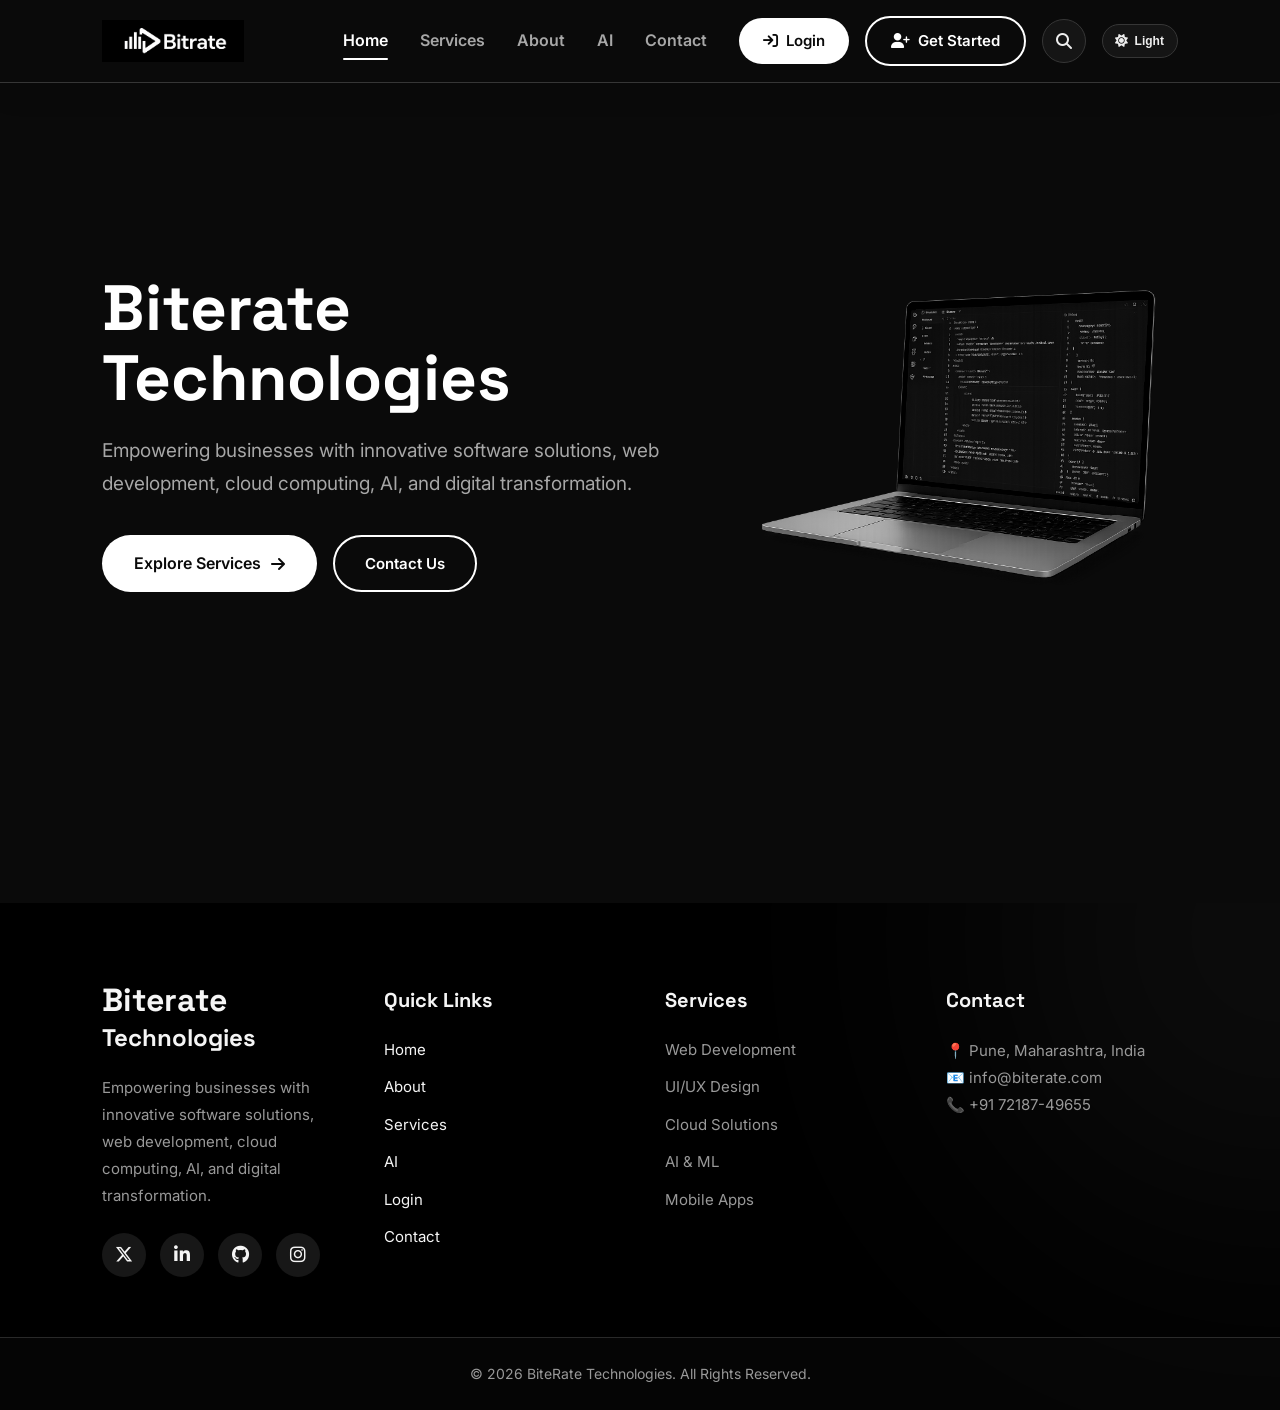
<file: index.html>
<!DOCTYPE html>
<html lang="en">

<head>
    <!-- Google Tag Manager -->
<script>(function(w,d,s,l,i){w[l]=w[l]||[];w[l].push({'gtm.start':
new Date().getTime(),event:'gtm.js'});var f=d.getElementsByTagName(s)[0],
j=d.createElement(s),dl=l!='dataLayer'?'&l='+l:'';j.async=true;j.src=
'https://www.googletagmanager.com/gtm.js?id='+i+dl;f.parentNode.insertBefore(j,f);
})(window,document,'script','dataLayer','GTM-NJZJGBD6');</script>
<!-- End Google Tag Manager -->
    <meta charset="UTF-8">
    <meta name="viewport" content="width=device-width, initial-scale=1.0">
    <title>BiteRate Technologies - Innovative Software Solutions</title>
    <meta name="description" content="Empowering businesses with innovative software solutions, web development, cloud computing, AI, and digital transformation.">

    <link rel="icon" type="image/png" href="images/favicon.png">

    <!-- Font Awesome -->
    <link rel="stylesheet" href="https://cdnjs.cloudflare.com/ajax/libs/font-awesome/6.5.2/css/all.min.css">

    <!-- Stylesheets -->
    <link rel="stylesheet" href="css/style.css">
    <link rel="stylesheet" href="css/about.css">
    <link rel="stylesheet" href="css/services.css">
    <title>Biterate Technologies | Software Development Company</title>

<meta name="description" content="Biterate Technologies provides website development, software development, AI solutions, UI/UX design, cloud computing and digital services.">

<meta name="keywords" content="Biterate Technologies, Software Company, Web Development, AI, Cloud, UI UX">

<meta name="robots" content="index,follow">

<link rel="canonical" href="https://dragon08091.github.io/Biterate/">
    <link rel="stylesheet" href="css/theme.css">
</head>
    <!-- Google tag (gtag.js) -->
<script async src="https://www.googletagmanager.com/gtag/js?id=G-96KG56S5DT"></script>
<script>
  window.dataLayer = window.dataLayer || [];
  function gtag(){dataLayer.push(arguments);}
  gtag('js', new Date());

  gtag('config', 'G-96KG56S5DT');
</script>

<body>

    <!-- Background bubbles -->
    <div class="bubble b1"></div>
    <div class="bubble b2"></div>
    <div class="bubble b3"></div>

    <header class="header">
        <a href="index.html" class="logo">
            <img src="images/logo.png" alt="BiteRate Technologies Logo">
        </a>

        <nav class="nav">
            <a href="index.html" class="active">Home</a>
            <a href="services.html">Services</a>
            <a href="about.html">About</a>
            <a href="portfolio.html">AI</a>
            <a href="contact.html">Contact</a>
        </nav>

        <div class="header-right">

            <a href="login.html" class="login-btn"><i class="fa-solid fa-arrow-right-to-bracket"></i> Login</a>
            <a href="register.html" class="join-btn">
                <i class="fa-solid fa-user-plus"></i>
                Get Started
            </a>

            <button class="search-btn" onclick="toggleSearch()" aria-label="Search">
                <i class="fa-solid fa-magnifying-glass"></i>
            </button>
            <button class="theme-toggle" type="button" data-theme-toggle aria-label="Switch to dark mode" aria-pressed="false">
                <i class="fa-solid fa-moon" aria-hidden="true"></i>
                <span class="theme-label">Dark</span>
            </button>

            <button class="mobile-menu-btn" aria-label="Toggle navigation">
                <span></span>
                <span></span>
                <span></span>
            </button>
        </div>
    </header>

    <section class="hero">
        <div class="hero-content">
            <h1>Biterate Technologies</h1>
            <p>Empowering businesses with innovative software solutions, web development, cloud computing, AI, and digital transformation.</p>
            <div style="display: flex; gap: 16px; flex-wrap: wrap;">
                <a href="services.html" class="btn">Explore Services <i class="fa-solid fa-arrow-right"></i></a>
                <a href="contact.html" class="join-btn" style="padding: 14px 30px; border-radius: 50px;">Contact Us</a>
            </div>
        </div>

        <div class="hero-image">
            <img src="images/laptop.png" alt="BiteRate Technology Showcase">
        </div>
    </section>

       <footer class="footer">
        <div class="footer-container">
            <div class="footer-box">
                <h1>Biterate</h1>
                <h2>Technologies</h2>
                <p>
                    Empowering businesses with innovative software solutions,
                    web development, cloud computing, AI, and digital transformation.
                </p>

                <div class="social-icons">
                    <!-- X (Twitter) -->
                    <a href="https://x.com" target="_blank" aria-label="X Twitter">
                        <i class="fa-brands fa-x-twitter"></i>
                    </a>
                    <!-- LinkedIn -->
                    <a href="https://linkedin.com" target="_blank" aria-label="LinkedIn">
                        <i class="fab fa-linkedin-in"></i>
                    </a>
                    <!-- GitHub -->
                    <a href="https://github.com" target="_blank" aria-label="GitHub">
                        <i class="fab fa-github"></i>
                    </a>
                    <!-- Instagram -->
                    <a href="https://www.instagram.com/biterate_technologies" target="_blank" aria-label="Instagram">
                        <i class="fab fa-instagram"></i>
                    </a>
                </div>
            </div>

            <div class="footer-box">
                <h3>Quick Links</h3>
                <ul>
                    <li><a href="index.html">Home</a></li>
                    <li><a href="about.html">About</a></li>
                    <li><a href="services.html">Services</a></li>
                    <li><a href="portfolio.html">AI</a></li>
                    <li><a href="login.html">Login</a></li>
                    <li><a href="contact.html">Contact</a></li>
                </ul>
            </div>

            <div class="footer-box">
                <h3>Services</h3>
                <ul>
                    <li>Web Development</li>
                    <li>UI/UX Design</li>
                    <li>Cloud Solutions</li>
                    <li>AI & ML</li>
                    <li>Mobile Apps</li>
                </ul>
            </div>

            <div class="footer-box">
                <h3>Contact</h3>
                <p>📍 Pune, Maharashtra, India</p>
                <p>📧 info@biterate.com</p>
                <p>📞 +91 72187-49655</p>
            </div>
        </div>

        <div class="footer-bottom">
            <p>© 2026 BiteRate Technologies. All Rights Reserved.</p>
        </div>
    </footer>

    <!-- Scripts -->
    <script src="js/script.js"></script>

    <!-- Google Tag Manager (noscript) -->
<noscript><iframe src="https://www.googletagmanager.com/ns.html?id=GTM-NJZJGBD6"
height="0" width="0" style="display:none;visibility:hidden"></iframe></noscript>
<!-- End Google Tag Manager (noscript) -->

</body>

</html>
</file>
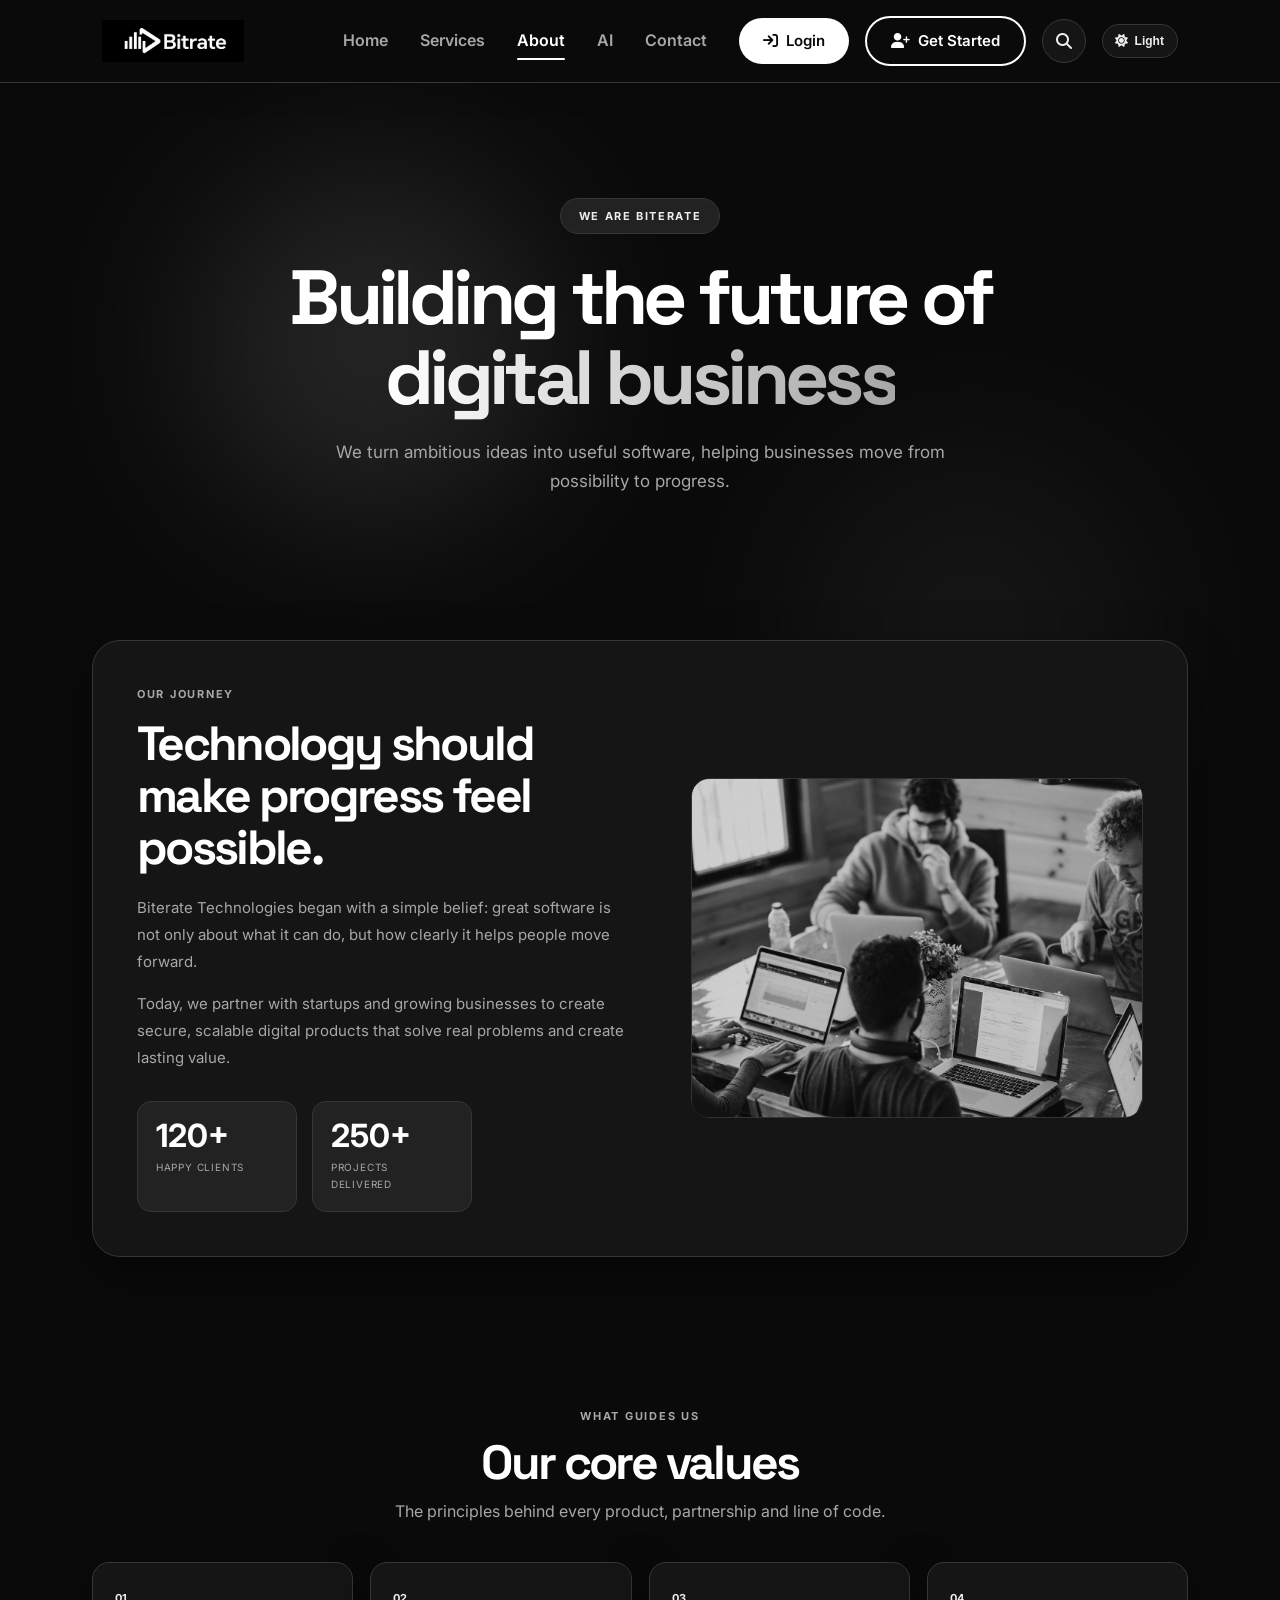
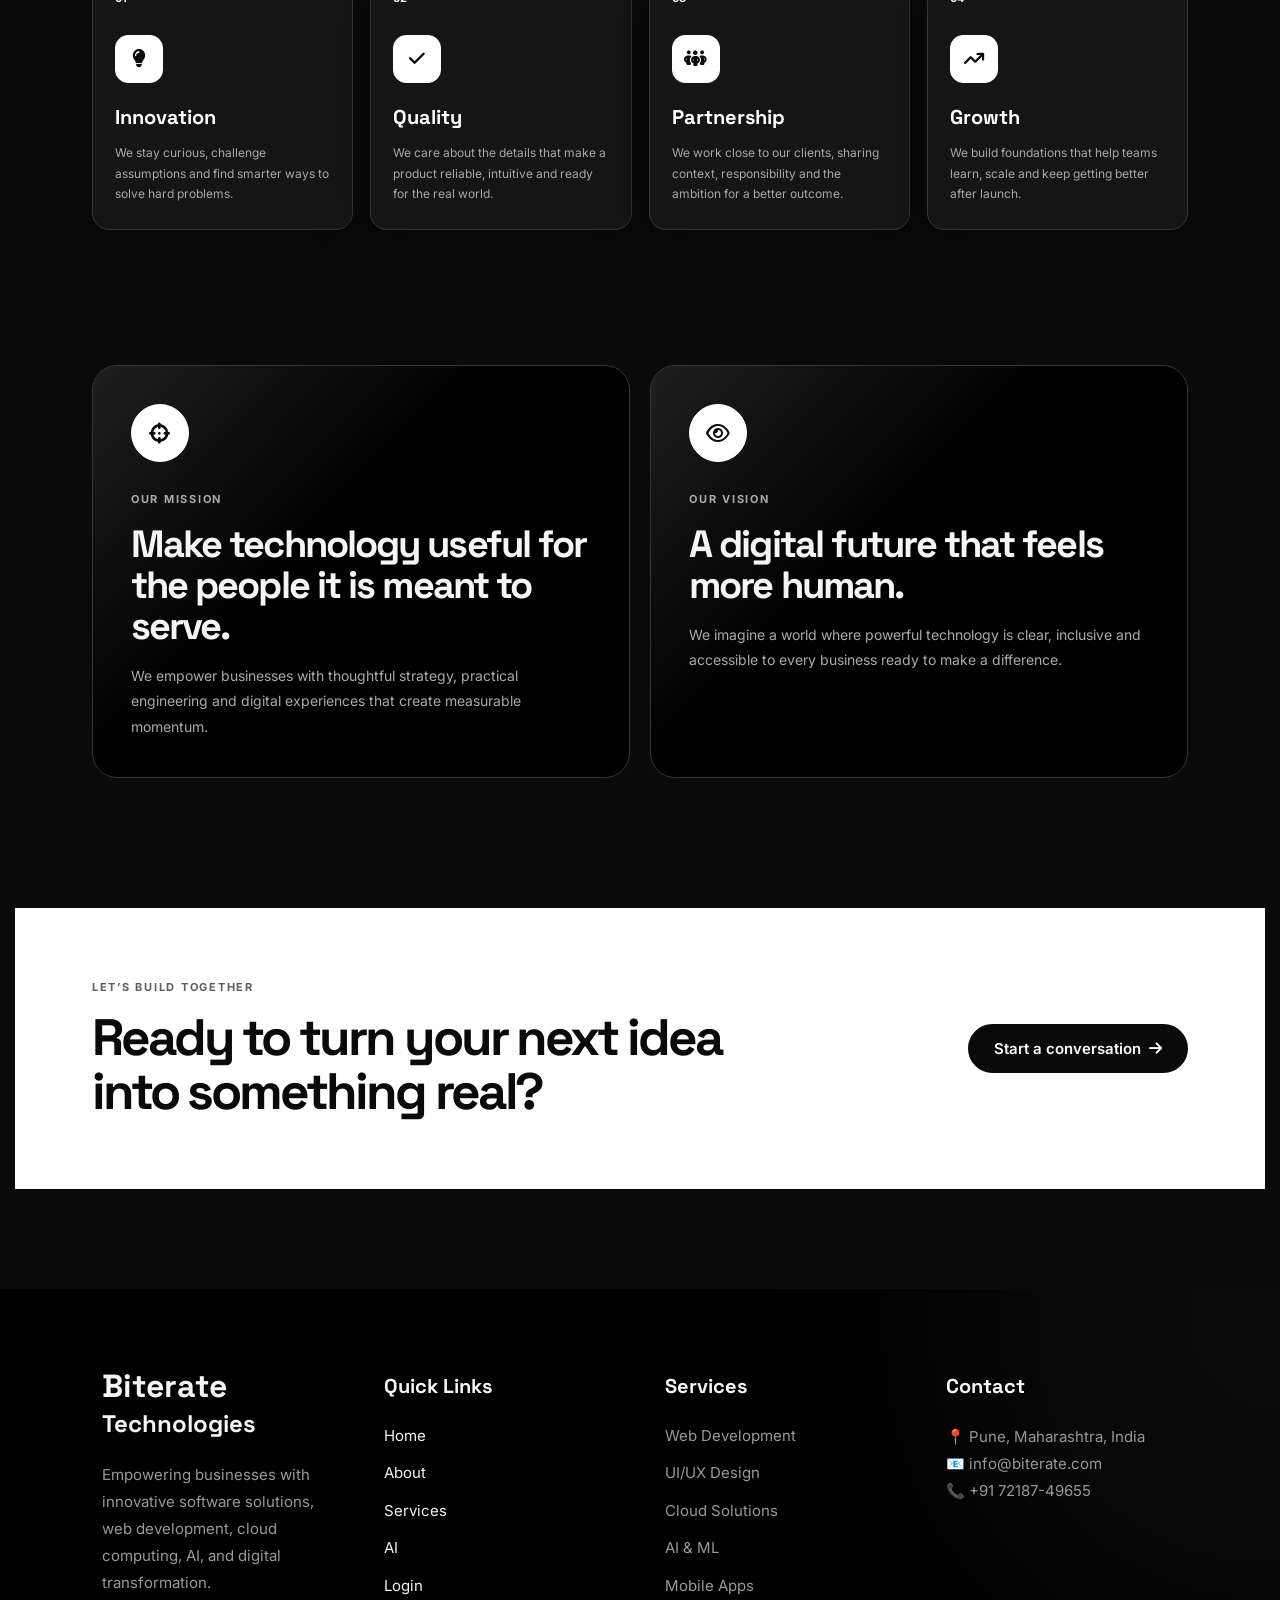
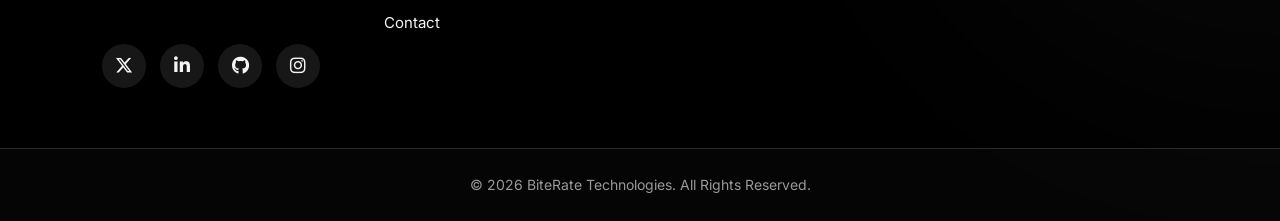
<file: about.html>
<!DOCTYPE html>
<!-- saved from url=(0051)file:///C:/Users/sarve/OneDrive/Desktop/origin.html -->
<html lang="en">

<head>
    <meta charset="UTF-8">
    <title>Biterate Technologies</title>

    <link rel="icon" type="image/png" href="images/favicon.png">

    <link rel="stylesheet" href="css/style.css">
    <link rel="stylesheet" href="css/about.css">
    <link rel="stylesheet" href="css/theme.css">
</head>

<body class="about-page">

    <!-- Background bubbles -->
    <div class="bubble b1"></div>
    <div class="bubble b2"></div>
    <div class="bubble b3"></div>





    <header class="header">

        <a href="index.html" class="logo">
            <img src="images/logo.png" alt="Biterate Technologies Logo">
        </a>

        <nav class="nav">
            <a href="index.html">Home</a>
            <a href="services.html">Services</a>
            <a href="about.html">About</a>
            <a href="portfolio.html">AI</a>
            <a href="contact.html">Contact</a>
        </nav>

        <div class="header-right">

            <a href="login.html" class="login-btn"><i class="fa-solid fa-arrow-right-to-bracket"></i> Login</a>
            <a href="register.html" class="join-btn">
                <i class="fa-solid fa-user-plus"></i>
                Get Started
            </a>

            <button class="search-btn" aria-label="Search">
                <i class="fa-solid fa-magnifying-glass"></i>
            </button>
            <button class="theme-toggle" type="button" data-theme-toggle aria-label="Switch to dark mode" aria-pressed="false">
                <i class="fa-solid fa-moon" aria-hidden="true"></i>
                <span class="theme-label">Dark</span>
            </button>

        </div>

    </header>    <main class="about-main">
        <section class="about-hero" aria-labelledby="about-title"><span class="about-badge">We Are Biterate</span><h1 id="about-title">Building the future of <span>digital business</span></h1><p>We turn ambitious ideas into useful software, helping businesses move from possibility to progress.</p></section>
        <section class="journey-section"><div class="journey-card"><div class="journey-copy"><span class="about-kicker">Our journey</span><h2>Technology should make progress feel possible.</h2><p>Biterate Technologies began with a simple belief: great software is not only about what it can do, but how clearly it helps people move forward.</p><p>Today, we partner with startups and growing businesses to create secure, scalable digital products that solve real problems and create lasting value.</p><div class="about-stats"><div><strong>120+</strong><span>Happy clients</span></div><div><strong>250+</strong><span>Projects delivered</span></div></div></div><div class="journey-image"><img src="images/contact-team.jpg" alt="A team collaborating on a digital project"></div></div></section>
        <section class="values-section"><div class="about-section-heading"><span class="about-kicker">What guides us</span><h2>Our core values</h2><p>The principles behind every product, partnership and line of code.</p></div><div class="values-grid"><article class="value-card"><span class="value-number">01</span><div class="value-icon"><i class="fa-solid fa-lightbulb" aria-hidden="true"></i></div><h3>Innovation</h3><p>We stay curious, challenge assumptions and find smarter ways to solve hard problems.</p></article><article class="value-card"><span class="value-number">02</span><div class="value-icon"><i class="fa-solid fa-check" aria-hidden="true"></i></div><h3>Quality</h3><p>We care about the details that make a product reliable, intuitive and ready for the real world.</p></article><article class="value-card"><span class="value-number">03</span><div class="value-icon"><i class="fa-solid fa-people-group" aria-hidden="true"></i></div><h3>Partnership</h3><p>We work close to our clients, sharing context, responsibility and the ambition for a better outcome.</p></article><article class="value-card"><span class="value-number">04</span><div class="value-icon"><i class="fa-solid fa-arrow-trend-up" aria-hidden="true"></i></div><h3>Growth</h3><p>We build foundations that help teams learn, scale and keep getting better after launch.</p></article></div></section>
        <section class="mission-section"><div class="mission-card"><div class="mission-icon"><i class="fa-solid fa-crosshairs" aria-hidden="true"></i></div><span class="about-kicker">Our mission</span><h2>Make technology useful for the people it is meant to serve.</h2><p>We empower businesses with thoughtful strategy, practical engineering and digital experiences that create measurable momentum.</p></div><div class="mission-card"><div class="mission-icon"><i class="fa-regular fa-eye" aria-hidden="true"></i></div><span class="about-kicker">Our vision</span><h2>A digital future that feels more human.</h2><p>We imagine a world where powerful technology is clear, inclusive and accessible to every business ready to make a difference.</p></div></section>
        <section class="about-cta"><div><span class="about-kicker">Let’s build together</span><h2>Ready to turn your next idea into something real?</h2></div><a href="register.html" class="join-btn">Start a conversation <i class="fa-solid fa-arrow-right" aria-hidden="true"></i></a></section>
    </main>
<footer class="footer">
        <div class="footer-container">

            <div class="footer-box">
                <h1>Biterate</h1>
                <h2>Technologies</h2>
                <p>
                    Empowering businesses with innovative software solutions,
                    web development, cloud computing, AI, and digital transformation.
                </p>

                <div class="social-icons">
                    <div class="social-icons">

                        <!-- X (Twitter) -->
                        <a href="https://x.com/yourusername" target="_blank">
                            <i class="fa-brands fa-x-twitter"></i>
                        </a>

                        <!-- LinkedIn -->
                        <a href="https://www.linkedin.com/in/yourusername/" target="_blank">
                            <i class="fab fa-linkedin-in"></i>
                        </a>

                        <!-- GitHub -->
                        <a href="https://github.com/yourusername" target="_blank">
                            <i class="fab fa-github"></i>
                        </a>

                        <!-- Instagram -->
                        <a href="https://www.instagram.com/biterate_technologies" target="_blank">
                            <i class="fab fa-instagram"></i>
                        </a>

                    </div>
                </div>
            </div>

            <div class="footer-box">
                <h3>Quick Links</h3>
                <ul>
                    <li><a href="index.html">Home</a></li>
                    <li><a href="about.html">About</a></li>
                    <li><a href="services.html">Services</a></li>
                    <li><a href="portfolio.html">AI</a></li>
                    <li><a href="login.html">Login</a></li>
                    <li><a href="contact.html">Contact</a></li>
                </ul>
            </div>

            <div class="footer-box">
                <h3>Services</h3>
                <ul>
                    <li>Web Development</li>
                    <li>UI/UX Design</li>
                    <li>Cloud Solutions</li>
                    <li>AI & ML</li>
                    <li>Mobile Apps</li>
                </ul>
            </div>

            <div class="footer-box">
                <h3>Contact</h3>
                <p>📍 Pune, Maharashtra, India</p>
                <p>📧 info@biterate.com</p>
                <p>📞 +91 72187-49655</p>
            </div>

        </div>

        <div class="footer-bottom">
            <p>© 2026 BiteRate Technologies. All Rights Reserved.</p>
        </div>
    </footer>

    <!-- Font Awesome -->
    <link rel="stylesheet" href="https://cdnjs.cloudflare.com/ajax/libs/font-awesome/6.5.2/css/all.min.css">



    <script src="js/script.js"></script>
</body>

</html>
</file>
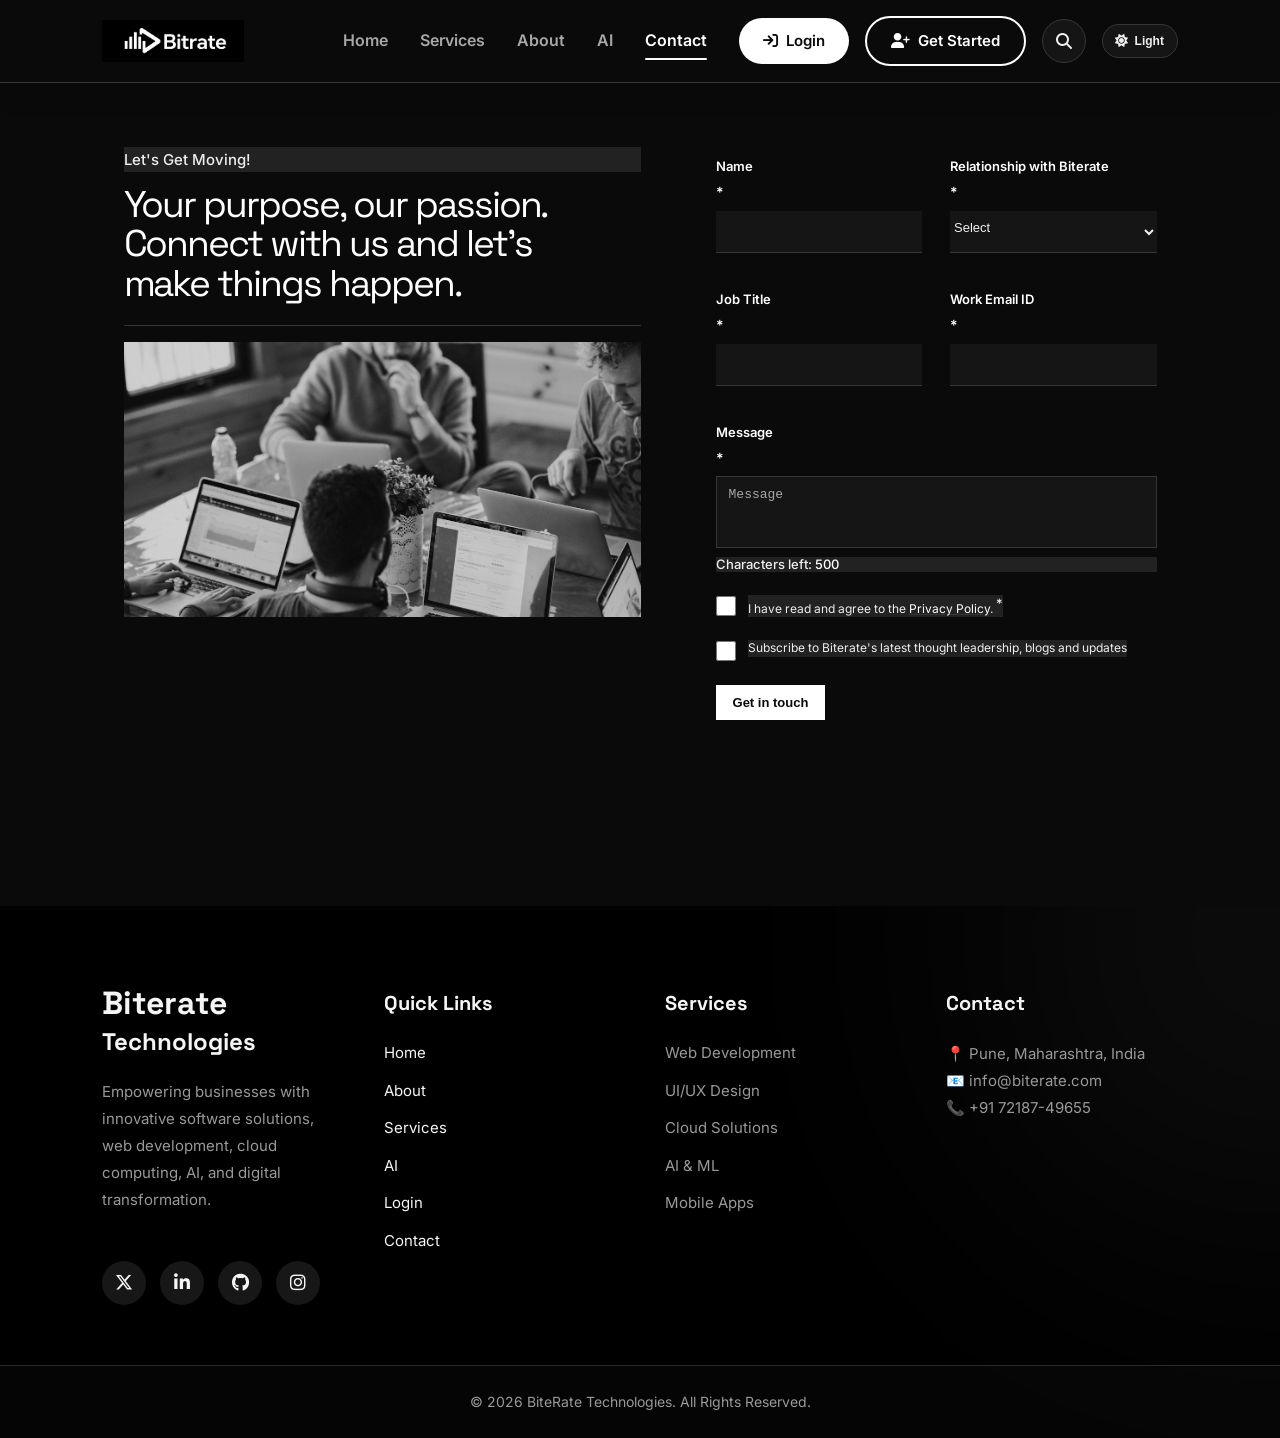
<file: contact.html>
<!DOCTYPE html>
<html lang="en">

<head>
    <meta charset="UTF-8">
    <title>Contact | Biterate Technologies</title>

    <link rel="icon" href="images/favicon.png">

    <link rel="stylesheet" href="css/style.css">
    <link rel="stylesheet" href="css/contact.css">

    <link rel="stylesheet" href="https://cdnjs.cloudflare.com/ajax/libs/font-awesome/6.5.2/css/all.min.css">
    <link rel="stylesheet" href="css/theme.css">
</head>

<body class="contact-page">

    <!-- Header -->

    <header class="header">

        <a href="index.html" class="logo">
            <img src="images/logo.png" alt="Biterate Technologies Logo">
        </a>

        <nav class="nav">
            <a href="index.html">Home</a>
            <a href="services.html">Services</a>
            <a href="about.html">About</a>
            <a href="portfolio.html">AI</a>
            <a href="contact.html">Contact</a>
        </nav>

        <div class="header-right">

            <a href="login.html" class="login-btn"><i class="fa-solid fa-arrow-right-to-bracket"></i> Login</a>
            <a href="register.html" class="join-btn">
                <i class="fa-solid fa-user-plus"></i>
                Get Started
            </a>

            <button class="search-btn" aria-label="Search">
                <i class="fa-solid fa-magnifying-glass"></i>
            </button>
            <button class="theme-toggle" type="button" data-theme-toggle aria-label="Switch to dark mode" aria-pressed="false">
                <i class="fa-solid fa-moon" aria-hidden="true"></i>
                <span class="theme-label">Dark</span>
            </button>

        </div>

    </header>


        <!-- Contact / Get in Touch -->
    <section class="contact-hero contact-reference" aria-labelledby="contact-title">
        <div class="contact-reference-grid">
            <div class="contact-intro">
                <span class="contact-kicker">Let's Get Moving!</span>
                <h1 id="contact-title">Your purpose, our passion.<br>Connect with us and let's<br>make things happen.</h1>
                <div class="contact-rule" aria-hidden="true"></div>
                <figure class="contact-photo"><img src="images/contact-team.jpg" alt="A team collaborating around a table"></figure>
            </div>
            <form class="contact-reference-form" onsubmit="handleContactSubmit(event)">
                <div class="reference-fields">
                    <label class="reference-field">Name <sup>*</sup><input name="name" type="text" required autocomplete="name"></label>
                    <label class="reference-field">Relationship with Biterate <sup>*</sup><select name="relationship" required><option value="" selected disabled>Select</option><option>Potential client</option><option>Existing client</option><option>Partner</option><option>Job applicant</option></select></label>
                    <label class="reference-field">Job Title <sup>*</sup><input name="job-title" type="text" required></label>
                    <label class="reference-field">Work Email ID <sup>*</sup><input name="email" type="email" required autocomplete="email"></label>
                    <label class="reference-field reference-message">Message <sup>*</sup><textarea name="message" id="contactMessage" maxlength="500" required placeholder="Message"></textarea><span class="characters-left">Characters left: <strong id="charactersLeft">500</strong></span></label>
                </div>
                <label class="reference-check"><input type="checkbox" required><span>I have read and agree to the <a href="#privacy">Privacy Policy</a>. <sup>*</sup></span></label>
                <label class="reference-check"><input type="checkbox"><span>Subscribe to Biterate's latest thought leadership, blogs and updates</span></label>
                <div class="reference-submit"><button class="contact-submit" type="submit">Get in touch</button><p id="contactStatus" class="contact-status" aria-live="polite"></p></div>
            </form>
        </div>
    </section>

    <!-- Footer -->

    <footer class="footer">
        <div class="footer-container">

            <div class="footer-box">
                <h1>Biterate</h1>
                <h2>Technologies</h2>
                <p>
                    Empowering businesses with innovative software solutions,
                    web development, cloud computing, AI, and digital transformation.
                </p>

                <div class="social-icons">
                    <div class="social-icons">

                        <!-- X (Twitter) -->
                        <a href="https://x.com/yourusername" target="_blank">
                            <i class="fa-brands fa-x-twitter"></i>
                        </a>

                        <!-- LinkedIn -->
                        <a href="https://www.linkedin.com/in/yourusername/" target="_blank">
                            <i class="fab fa-linkedin-in"></i>
                        </a>

                        <!-- GitHub -->
                        <a href="https://github.com/yourusername" target="_blank">
                            <i class="fab fa-github"></i>
                        </a>

                        <!-- Instagram -->
                        <a href="https://www.instagram.com/biterate_technologies" target="_blank">
                            <i class="fab fa-instagram"></i>
                        </a>

                    </div>
                </div>
            </div>

            <div class="footer-box">
                <h3>Quick Links</h3>
                <ul>
                    <li><a href="index.html">Home</a></li>
                    <li><a href="about.html">About</a></li>
                    <li><a href="services.html">Services</a></li>
                    <li><a href="portfolio.html">AI</a></li>
                    <li><a href="login.html">Login</a></li>
                    <li><a href="contact.html">Contact</a></li>
                </ul>
            </div>

            <div class="footer-box">
                <h3>Services</h3>
                <ul>
                    <li>Web Development</li>
                    <li>UI/UX Design</li>
                    <li>Cloud Solutions</li>
                    <li>AI & ML</li>
                    <li>Mobile Apps</li>
                </ul>
            </div>

            <div class="footer-box">
                <h3>Contact</h3>
                <p>📍 Pune, Maharashtra, India</p>
                <p>📧 info@biterate.com</p>
                <p>📞 +91 72187-49655</p>
            </div>

        </div>

        <div class="footer-bottom">
            <p>© 2026 BiteRate Technologies. All Rights Reserved.</p>
        </div>
    </footer>

    <!-- Font Awesome -->
    <link rel="stylesheet" href="https://cdnjs.cloudflare.com/ajax/libs/font-awesome/6.5.2/css/all.min.css">



    <script src="js/script.js"></script>
</body>


</html>
</file>
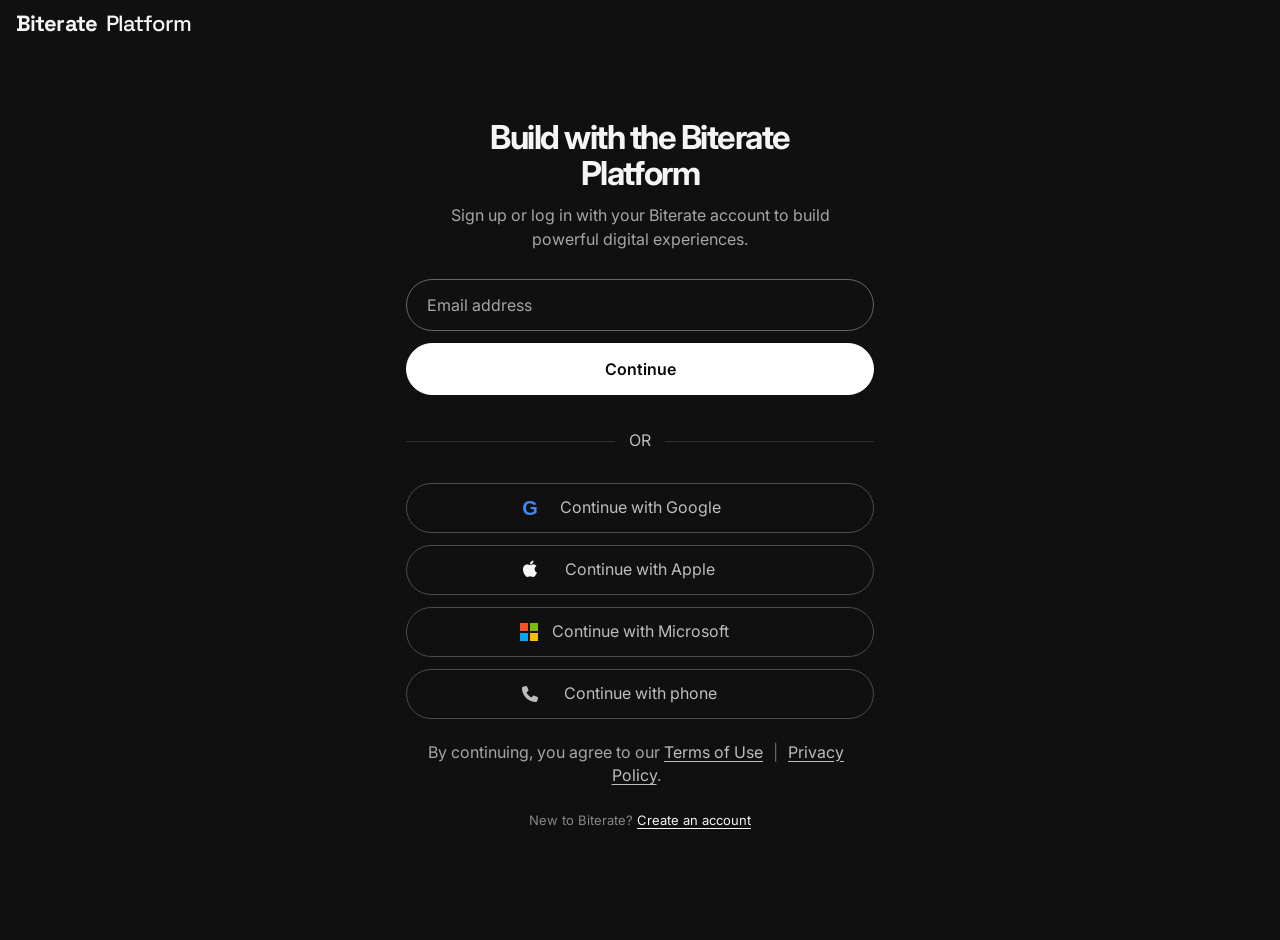
<file: login.html>
<!DOCTYPE html>
<html lang="en">
<head>
    <meta charset="UTF-8">
    <meta name="viewport" content="width=device-width, initial-scale=1.0">
    <title>Login | Biterate Technologies</title>
    <link rel="stylesheet" href="css/style.css">
    <link rel="stylesheet" href="css/theme.css">
    <link rel="stylesheet" href="https://cdnjs.cloudflare.com/ajax/libs/font-awesome/6.5.2/css/all.min.css">
    <link rel="stylesheet" href="css/login.css">
</head>
<body class="login-page">
    <header class="login-header"><a href="index.html" class="login-logo">Biterate <span>Platform</span></a></header>
    <main class="login-main">
        <section class="login-card" aria-labelledby="login-title">
            <div class="login-intro"><h1 id="login-title">Build with the Biterate<br>Platform</h1><p>Sign up or log in with your Biterate account to build powerful digital experiences.</p></div>
            <form class="login-form" id="loginForm">
                <label class="sr-only" for="loginEmail">Email address</label>
                <input id="loginEmail" type="email" placeholder="Email address" autocomplete="email" required>
                <button type="submit" class="login-submit">Continue</button>
                <p id="loginStatus" class="login-status" aria-live="polite"></p>
            </form>
            <div class="login-divider"><span>OR</span></div>
            <div class="provider-list">
                <button type="button" class="provider-button"><span class="provider-icon google-icon">G</span>Continue with Google</button>
                <button type="button" class="provider-button"><i class="fa-brands fa-apple provider-icon apple-icon"></i>Continue with Apple</button>
                <button type="button" class="provider-button"><span class="provider-icon microsoft-icon"><i></i><i></i><i></i><i></i></span>Continue with Microsoft</button>
                <button type="button" class="provider-button"><i class="fa-solid fa-phone provider-icon phone-icon"></i>Continue with phone</button>
            </div>
            <p class="login-legal">By continuing, you agree to our <a href="contact.html">Terms of Use</a> <span>|</span> <a href="contact.html">Privacy Policy</a>.</p>
            <p class="login-register">New to Biterate? <a href="register.html">Create an account</a></p>
        </section>
    </main>
    <script src="js/script.js"></script>
    <script>
        document.getElementById("loginForm").addEventListener("submit", function (event) {
            event.preventDefault();
            const email = document.getElementById("loginEmail").value.trim().toLowerCase();
            const status = document.getElementById("loginStatus");
            const account = JSON.parse(localStorage.getItem("biterate-account") || "null");
            if (!account || account.email !== email) {
                status.textContent = "No account found for this email. Please create an account first.";
                return;
            }
            localStorage.setItem("biterate-session", JSON.stringify({ email: account.email, name: account.name }));
            status.textContent = "Login successful. Redirecting...";
            setTimeout(() => { window.location.href = "index.html"; }, 500);
        });
        document.querySelectorAll(".provider-button").forEach(function (button) {
            button.addEventListener("click", function () {
                document.getElementById("loginStatus").textContent = "Social login needs a provider backend connection.";
            });
        });
    </script>
</body>
</html>
</file>
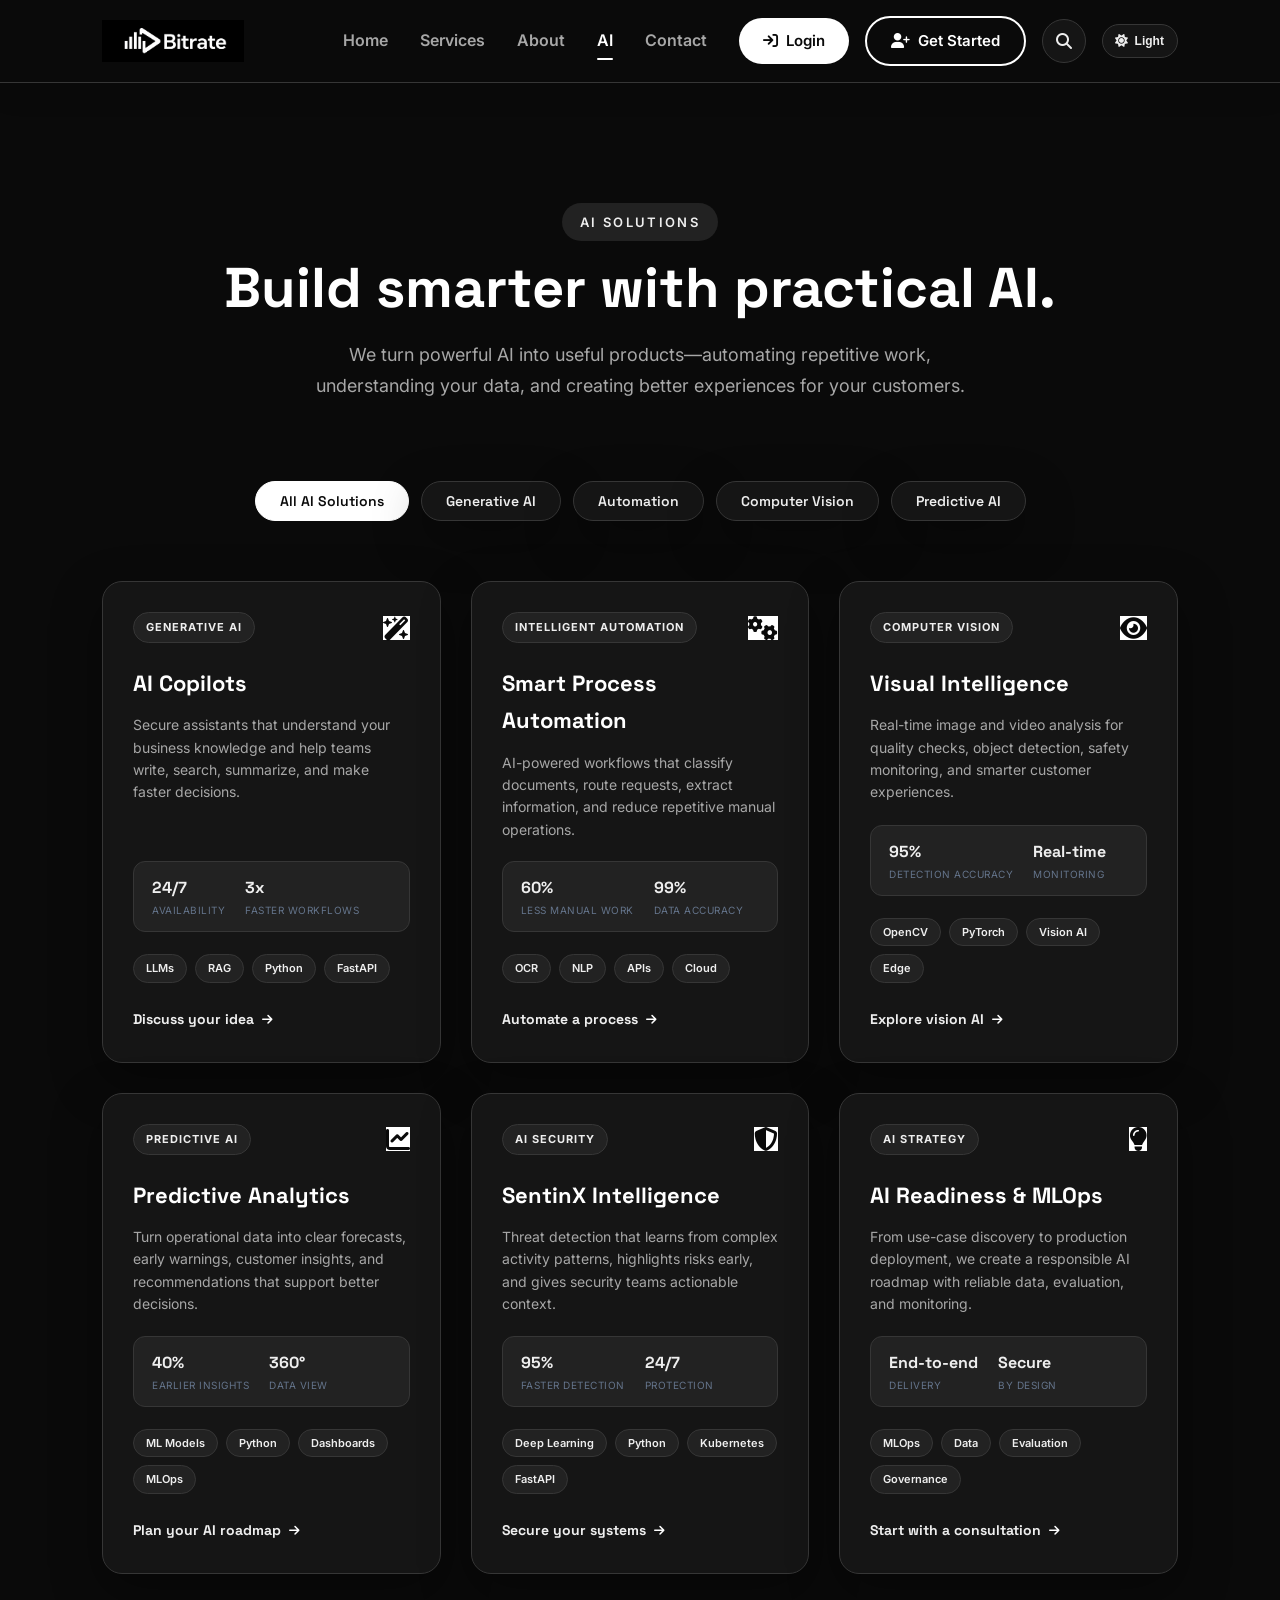
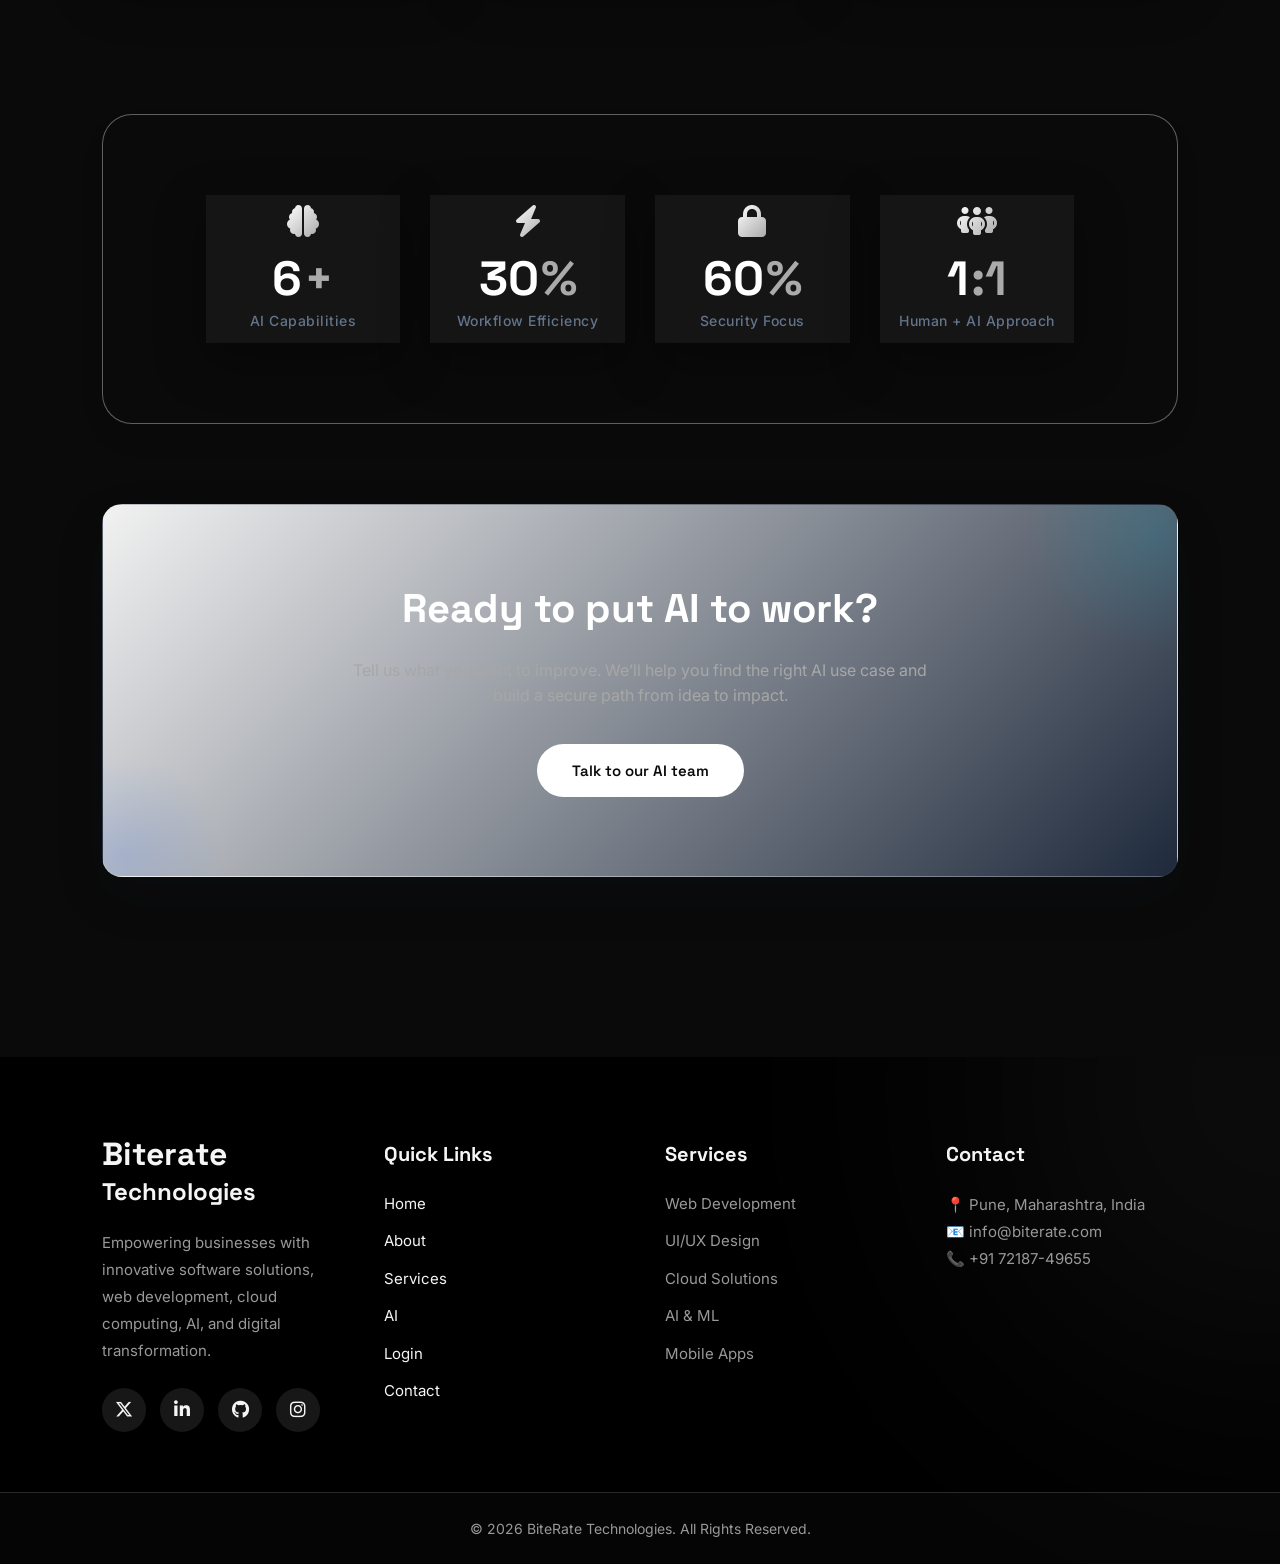
<file: portfolio.html>
<!DOCTYPE html>
<html lang="en">

<head>
    <meta charset="UTF-8">
    <meta name="viewport" content="width=device-width, initial-scale=1.0">
    <title>AI Solutions - BiteRate Technologies</title>
    <meta name="description"
        content="Discover practical AI solutions from Biterate Technologies, including generative AI, intelligent automation, computer vision, and predictive analytics.">

    <link rel="icon" type="image/png" href="images/favicon.png">

    <!-- Stylesheets -->
    <link rel="stylesheet" href="css/style.css">
    <link rel="stylesheet" href="css/portfolio.css">

    <!-- Font Awesome -->
    <link rel="stylesheet" href="https://cdnjs.cloudflare.com/ajax/libs/font-awesome/6.5.2/css/all.min.css">
    <link rel="stylesheet" href="css/theme.css">
</head>

<body>

    <!-- Background bubbles -->
    <div class="bubble b1"></div>
    <div class="bubble b2"></div>
    <div class="bubble b3"></div>

    <header class="header">
        <a href="index.html" class="logo">
            <img src="images/logo.png" alt="Biterate Technologies Logo">
        </a>

        <nav class="nav">
            <a href="index.html">Home</a>
            <a href="services.html">Services</a>
            <a href="about.html">About</a>
            <a href="portfolio.html" class="active">AI</a>
            <a href="contact.html">Contact</a>
        </nav>

        <div class="header-right">
            <a href="login.html" class="login-btn"><i class="fa-solid fa-arrow-right-to-bracket"></i> Login</a>
            <a href="register.html" class="join-btn">
                <i class="fa-solid fa-user-plus"></i>
                Get Started
            </a>
            <button class="search-btn" aria-label="Search">
                <i class="fa-solid fa-magnifying-glass"></i>
            </button>
            <button class="theme-toggle" type="button" data-theme-toggle aria-label="Switch to dark mode" aria-pressed="false">
                <i class="fa-solid fa-moon" aria-hidden="true"></i>
                <span class="theme-label">Dark</span>
            </button>
        </div>
    </header>

    <!-- AI Hero -->
    <section class="portfolio-hero ai-hero">
        <span>AI Solutions</span>
        <h1>Build smarter with practical AI.</h1>
        <p>We turn powerful AI into useful products—automating repetitive work, understanding your data, and creating better experiences for your customers.</p>
    </section>

    <!-- AI Solution Filters -->
    <div class="filter-wrap">
        <button class="filter-btn active-filter" data-filter="all">All AI Solutions</button>
        <button class="filter-btn" data-filter="generative">Generative AI</button>
        <button class="filter-btn" data-filter="automation">Automation</button>
        <button class="filter-btn" data-filter="vision">Computer Vision</button>
        <button class="filter-btn" data-filter="predictive">Predictive AI</button>
    </div>

    <!-- AI Solutions Grid -->
    <section class="portfolio-showcase">
        <div class="projects-grid">
            <div class="project-card" data-category="generative">
                <div class="project-card-header"><span class="project-category-tag">Generative AI</span><i class="fa-solid fa-wand-magic-sparkles project-icon"></i></div>
                <h3>AI Copilots</h3>
                <p>Secure assistants that understand your business knowledge and help teams write, search, summarize, and make faster decisions.</p>
                <div class="project-metrics"><div class="metric-item"><span class="metric-value">24/7</span><span class="metric-label">Availability</span></div><div class="metric-item"><span class="metric-value">3x</span><span class="metric-label">Faster Workflows</span></div></div>
                <div class="tech-badges"><span class="tech-badge">LLMs</span><span class="tech-badge">RAG</span><span class="tech-badge">Python</span><span class="tech-badge">FastAPI</span></div>
                <a href="contact.html" class="project-link">Discuss your idea <i class="fa-solid fa-arrow-right"></i></a>
            </div>
            <div class="project-card" data-category="automation">
                <div class="project-card-header"><span class="project-category-tag">Intelligent Automation</span><i class="fa-solid fa-gears project-icon"></i></div>
                <h3>Smart Process Automation</h3>
                <p>AI-powered workflows that classify documents, route requests, extract information, and reduce repetitive manual operations.</p>
                <div class="project-metrics"><div class="metric-item"><span class="metric-value">60%</span><span class="metric-label">Less Manual Work</span></div><div class="metric-item"><span class="metric-value">99%</span><span class="metric-label">Data Accuracy</span></div></div>
                <div class="tech-badges"><span class="tech-badge">OCR</span><span class="tech-badge">NLP</span><span class="tech-badge">APIs</span><span class="tech-badge">Cloud</span></div>
                <a href="contact.html" class="project-link">Automate a process <i class="fa-solid fa-arrow-right"></i></a>
            </div>
            <div class="project-card" data-category="vision">
                <div class="project-card-header"><span class="project-category-tag">Computer Vision</span><i class="fa-solid fa-eye project-icon"></i></div>
                <h3>Visual Intelligence</h3>
                <p>Real-time image and video analysis for quality checks, object detection, safety monitoring, and smarter customer experiences.</p>
                <div class="project-metrics"><div class="metric-item"><span class="metric-value">95%</span><span class="metric-label">Detection Accuracy</span></div><div class="metric-item"><span class="metric-value">Real-time</span><span class="metric-label">Monitoring</span></div></div>
                <div class="tech-badges"><span class="tech-badge">OpenCV</span><span class="tech-badge">PyTorch</span><span class="tech-badge">Vision AI</span><span class="tech-badge">Edge</span></div>
                <a href="contact.html" class="project-link">Explore vision AI <i class="fa-solid fa-arrow-right"></i></a>
            </div>
            <div class="project-card" data-category="predictive">
                <div class="project-card-header"><span class="project-category-tag">Predictive AI</span><i class="fa-solid fa-chart-line project-icon"></i></div>
                <h3>Predictive Analytics</h3>
                <p>Turn operational data into clear forecasts, early warnings, customer insights, and recommendations that support better decisions.</p>
                <div class="project-metrics"><div class="metric-item"><span class="metric-value">40%</span><span class="metric-label">Earlier Insights</span></div><div class="metric-item"><span class="metric-value">360°</span><span class="metric-label">Data View</span></div></div>
                <div class="tech-badges"><span class="tech-badge">ML Models</span><span class="tech-badge">Python</span><span class="tech-badge">Dashboards</span><span class="tech-badge">MLOps</span></div>
                <a href="contact.html" class="project-link">Plan your AI roadmap <i class="fa-solid fa-arrow-right"></i></a>
            </div>
            <div class="project-card" data-category="automation">
                <div class="project-card-header"><span class="project-category-tag">AI Security</span><i class="fa-solid fa-shield-halved project-icon"></i></div>
                <h3>SentinX Intelligence</h3>
                <p>Threat detection that learns from complex activity patterns, highlights risks early, and gives security teams actionable context.</p>
                <div class="project-metrics"><div class="metric-item"><span class="metric-value">95%</span><span class="metric-label">Faster Detection</span></div><div class="metric-item"><span class="metric-value">24/7</span><span class="metric-label">Protection</span></div></div>
                <div class="tech-badges"><span class="tech-badge">Deep Learning</span><span class="tech-badge">Python</span><span class="tech-badge">Kubernetes</span><span class="tech-badge">FastAPI</span></div>
                <a href="contact.html" class="project-link">Secure your systems <i class="fa-solid fa-arrow-right"></i></a>
            </div>
            <div class="project-card" data-category="generative">
                <div class="project-card-header"><span class="project-category-tag">AI Strategy</span><i class="fa-solid fa-lightbulb project-icon"></i></div>
                <h3>AI Readiness & MLOps</h3>
                <p>From use-case discovery to production deployment, we create a responsible AI roadmap with reliable data, evaluation, and monitoring.</p>
                <div class="project-metrics"><div class="metric-item"><span class="metric-value">End-to-end</span><span class="metric-label">Delivery</span></div><div class="metric-item"><span class="metric-value">Secure</span><span class="metric-label">By Design</span></div></div>
                <div class="tech-badges"><span class="tech-badge">MLOps</span><span class="tech-badge">Data</span><span class="tech-badge">Evaluation</span><span class="tech-badge">Governance</span></div>
                <a href="contact.html" class="project-link">Start with a consultation <i class="fa-solid fa-arrow-right"></i></a>
            </div>
        </div>
    </section>

    <!-- AI Capability Stats -->
    <section class="portfolio-stats-section">
        <div class="stats-grid">
            <div class="stat-card"><i class="fa-solid fa-brain"></i><div class="stat-number-wrap"><span data-count="6">0</span><span class="stat-plus">+</span></div><div class="stat-label">AI Capabilities</div></div>
            <div class="stat-card"><i class="fa-solid fa-bolt"></i><div class="stat-number-wrap"><span data-count="60">0</span><span class="stat-plus">%</span></div><div class="stat-label">Workflow Efficiency</div></div>
            <div class="stat-card"><i class="fa-solid fa-lock"></i><div class="stat-number-wrap"><span data-count="100">0</span><span class="stat-plus">%</span></div><div class="stat-label">Security Focus</div></div>
            <div class="stat-card"><i class="fa-solid fa-people-group"></i><div class="stat-number-wrap"><span data-count="1">0</span><span class="stat-plus">:1</span></div><div class="stat-label">Human + AI Approach</div></div>
        </div>
    </section>

    <!-- AI CTA -->
    <section class="portfolio-cta-section">
        <div class="portfolio-cta">
            <div class="portfolio-cta-content">
                <h2>Ready to put AI to work?</h2>
                <p>Tell us what you want to improve. We’ll help you find the right AI use case and build a secure path from idea to impact.</p>
                <a href="contact.html" class="btn">Talk to our AI team</a>
            </div>
        </div>
    </section>
    <!-- Footer -->
    <footer class="footer">
        <div class="footer-container">

            <div class="footer-box">
                <h1>Biterate</h1>
                <h2>Technologies</h2>
                <p>
                    Empowering businesses with innovative software solutions,
                    web development, cloud computing, AI, and digital transformation.
                </p>

                <div class="social-icons">
                    <!-- X (Twitter) -->
                    <a href="https://x.com/yourusername" target="_blank">
                        <i class="fa-brands fa-x-twitter"></i>
                    </a>

                    <!-- LinkedIn -->
                    <a href="https://www.linkedin.com/in/yourusername/" target="_blank">
                        <i class="fab fa-linkedin-in"></i>
                    </a>

                    <!-- GitHub -->
                    <a href="https://github.com/yourusername" target="_blank">
                        <i class="fab fa-github"></i>
                    </a>

                    <!-- Instagram -->
                    <a href="https://www.instagram.com/biterate_technologies" target="_blank">
                        <i class="fab fa-instagram"></i>
                    </a>
                </div>
            </div>

            <div class="footer-box">
                <h3>Quick Links</h3>
                <ul>
                    <li><a href="index.html">Home</a></li>
                    <li><a href="about.html">About</a></li>
                    <li><a href="services.html">Services</a></li>
                    <li><a href="portfolio.html">AI</a></li>
                    <li><a href="login.html">Login</a></li>
                    <li><a href="contact.html">Contact</a></li>
                </ul>
            </div>

            <div class="footer-box">
                <h3>Services</h3>
                <ul>
                    <li>Web Development</li>
                    <li>UI/UX Design</li>
                    <li>Cloud Solutions</li>
                    <li>AI & ML</li>
                    <li>Mobile Apps</li>
                </ul>
            </div>

            <div class="footer-box">
                <h3>Contact</h3>
                <p>📍 Pune, Maharashtra, India</p>
                <p>📧 info@biterate.com</p>
                <p>📞 +91 72187-49655</p>
            </div>

        </div>

        <div class="footer-bottom">
            <p>© 2026 BiteRate Technologies. All Rights Reserved.</p>
        </div>
    </footer>

    <!-- Scripts -->
    <script src="js/script.js"></script>

    <!-- Inline script for interactive filtering and card animations -->
    <script>
        document.addEventListener("DOMContentLoaded", () => {
            const filterButtons = document.querySelectorAll(".filter-btn");
            const projectCards = document.querySelectorAll(".project-card");

            filterButtons.forEach(btn => {
                btn.addEventListener("click", () => {
                    // Remove active class from all buttons
                    filterButtons.forEach(b => b.classList.remove("active-filter"));
                    // Add active class to clicked button
                    btn.classList.add("active-filter");

                    const filterValue = btn.getAttribute("data-filter");

                    projectCards.forEach(card => {
                        // Reset animations
                        card.classList.remove("filter-animate");

                        const cardCategory = card.getAttribute("data-category");

                        if (filterValue === "all" || cardCategory === filterValue) {
                            card.classList.remove("project-hidden");
                            // Trigger reflow to restart CSS animation
                            void card.offsetWidth;
                            card.classList.add("filter-animate");
                        } else {
                            card.classList.add("project-hidden");
                        }
                    });
                });
            });
        });
    </script>

</body>

</html>
</file>
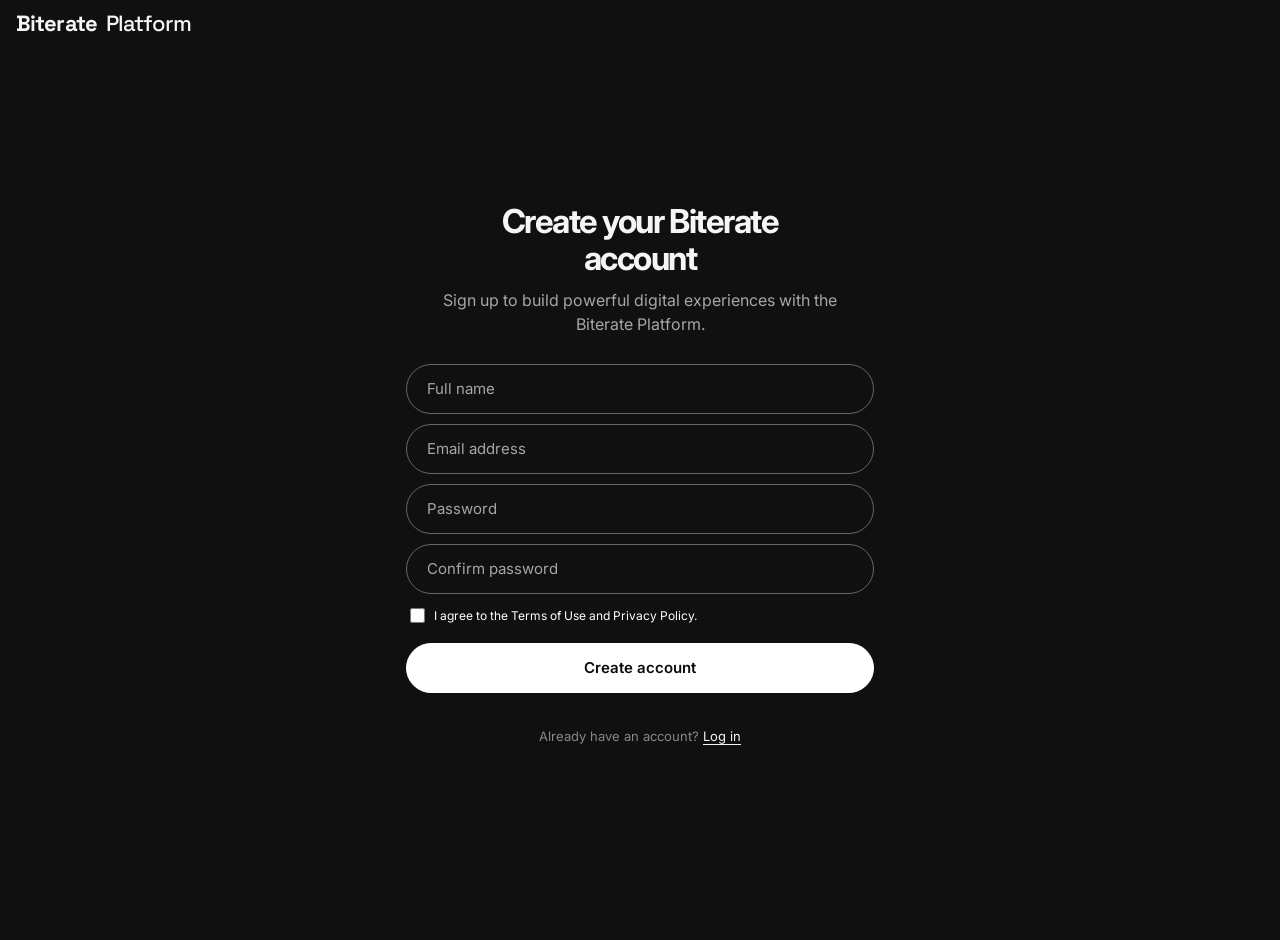
<file: register.html>
<!DOCTYPE html>
<html lang="en">
<head>
    <meta charset="UTF-8">
    <meta name="viewport" content="width=device-width, initial-scale=1.0">
    <title>Create Account | Biterate Technologies</title>
    <link rel="stylesheet" href="css/style.css">
    <link rel="stylesheet" href="css/theme.css">
    <link rel="stylesheet" href="https://cdnjs.cloudflare.com/ajax/libs/font-awesome/6.5.2/css/all.min.css">
    <link rel="stylesheet" href="css/register.css">
</head>
<body class="register-page">
    <header class="register-header"><a href="index.html" class="register-logo">Biterate <span>Platform</span></a></header>
    <main class="register-main">
        <section class="register-card" aria-labelledby="register-title">
            <div class="register-intro"><h1 id="register-title">Create your Biterate<br>account</h1><p>Sign up to build powerful digital experiences with the Biterate Platform.</p></div>
            <form class="register-form" id="registerForm">
                <label class="sr-only" for="registerName">Full name</label>
                <input id="registerName" type="text" placeholder="Full name" autocomplete="name" required>
                <label class="sr-only" for="registerEmail">Email address</label>
                <input id="registerEmail" type="email" placeholder="Email address" autocomplete="email" required>
                <label class="sr-only" for="registerPassword">Password</label>
                <input id="registerPassword" type="password" placeholder="Password" autocomplete="new-password" minlength="8" required>
                <label class="sr-only" for="registerConfirm">Confirm password</label>
                <input id="registerConfirm" type="password" placeholder="Confirm password" autocomplete="new-password" minlength="8" required>
                <label class="terms-check"><input type="checkbox" required><span>I agree to the Terms of Use and Privacy Policy.</span></label>
                <button type="submit" class="register-submit">Create account</button>
                <p id="registerStatus" class="register-status" aria-live="polite"></p>
            </form>
            <p class="register-login">Already have an account? <a href="login.html">Log in</a></p>
        </section>
    </main>
    <script src="js/script.js"></script>
    <script>
        document.getElementById("registerForm").addEventListener("submit", function (event) {
            event.preventDefault();
            const password = document.getElementById("registerPassword");
            const confirm = document.getElementById("registerConfirm");
            const status = document.getElementById("registerStatus");
            if (password.value !== confirm.value) {
                status.textContent = "Passwords do not match.";
                confirm.focus();
                return;
            }
            localStorage.setItem("biterate-account", JSON.stringify({
                name: document.getElementById("registerName").value.trim(),
                email: document.getElementById("registerEmail").value.trim().toLowerCase(),
                password: password.value
            }));
            status.textContent = "Account created. Redirecting to login...";
            setTimeout(() => { window.location.href = "login.html"; }, 500);
        });
    </script>
</body>
</html>
</file>
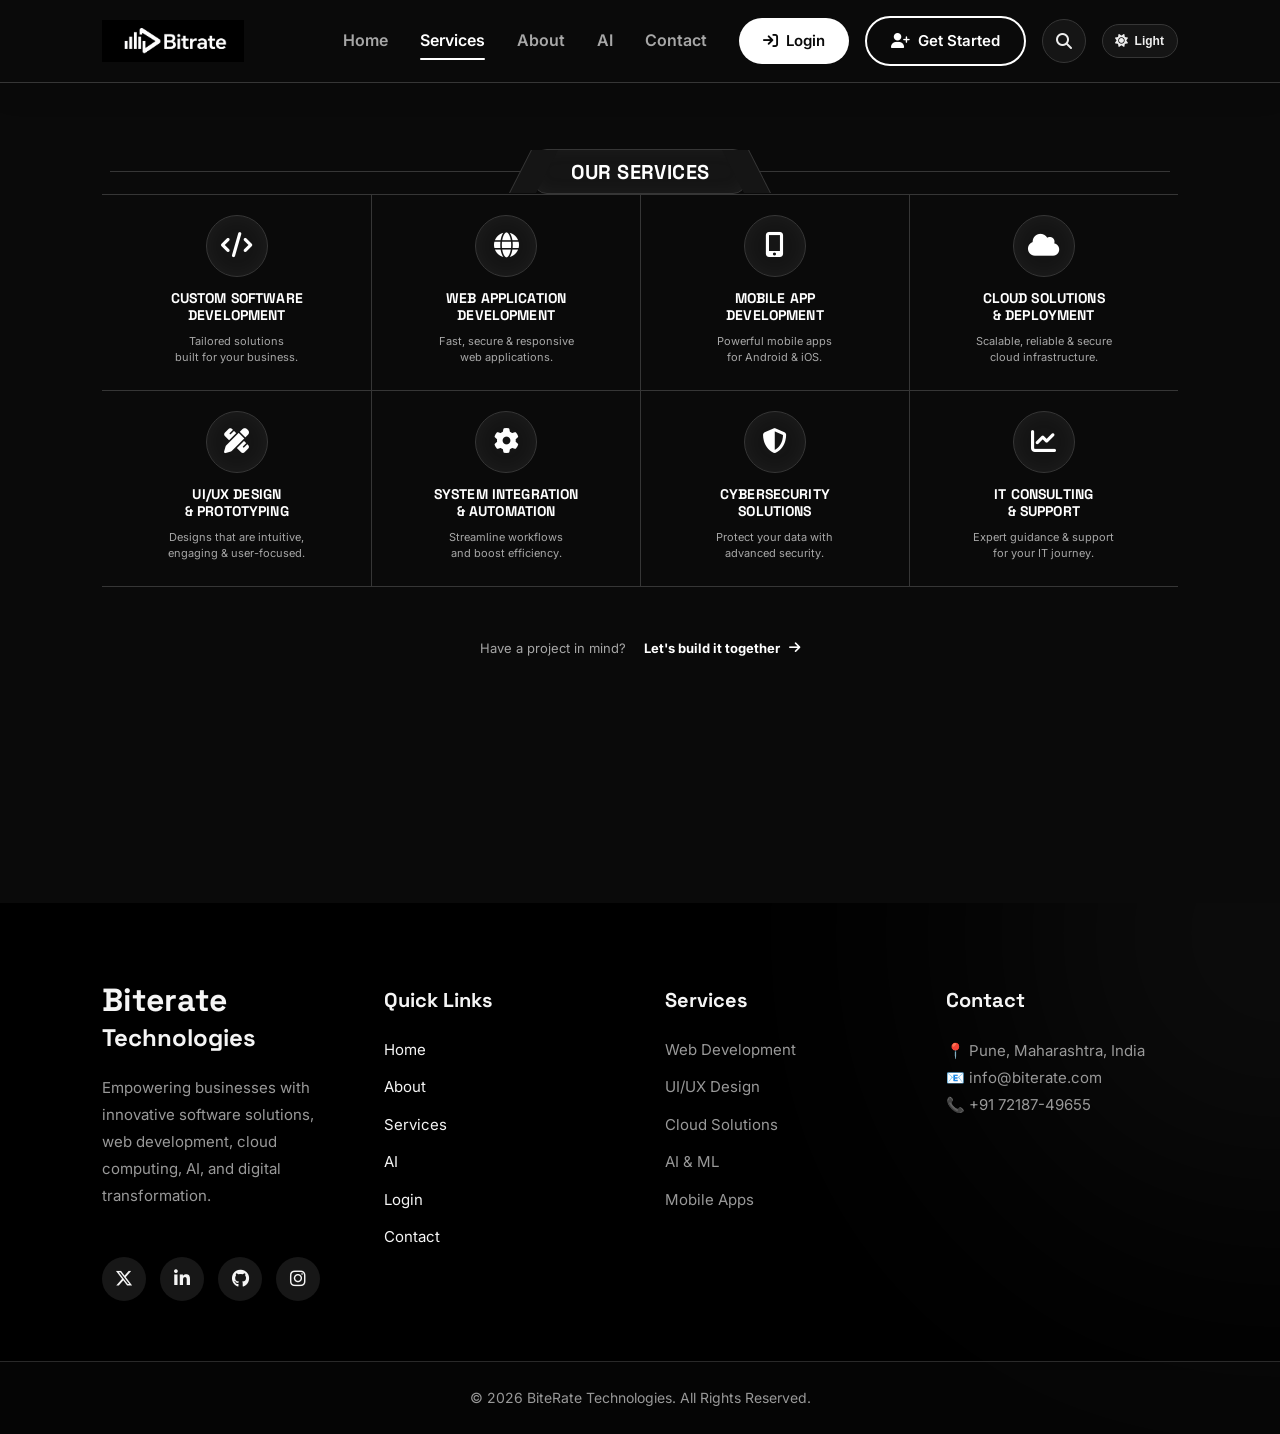
<file: services.html>
<!DOCTYPE html>
<!-- saved from url=(0051)file:///C:/Users/sarve/OneDrive/Desktop/origin.html -->
<html lang="en">

<head>
    <meta charset="UTF-8">
    <title>Biterate Technologies</title>

    <link rel="icon" type="image/png" href="images/favicon.png">

    <link rel="stylesheet" href="css/style.css">
    <link rel="stylesheet" href="css/services.css">
    <link rel="stylesheet" href="css/theme.css">
</head>

<body class="services-page">

    <!-- Background bubbles -->
    <div class="bubble b1"></div>
    <div class="bubble b2"></div>
    <div class="bubble b3"></div>




    <header class="header">

        <a href="index.html" class="logo">
            <img src="images/logo.png" alt="Biterate Technologies Logo">
        </a>

        <nav class="nav">
            <a href="index.html">Home</a>
            <a href="services.html" class="active">Services</a>
            <a href="about.html">About</a>
            <a href="portfolio.html">AI</a>
            <a href="contact.html">Contact</a>
        </nav>

        <div class="header-right">

            <a href="login.html" class="login-btn"><i class="fa-solid fa-arrow-right-to-bracket"></i> Login</a>
            <a href="register.html" class="join-btn">
                <i class="fa-solid fa-user-plus"></i>
                Get Started
            </a>

            <button class="search-btn" aria-label="Search">
                <i class="fa-solid fa-magnifying-glass"></i>
            </button>
            <button class="theme-toggle" type="button" data-theme-toggle aria-label="Switch to dark mode" aria-pressed="false">
                <i class="fa-solid fa-moon" aria-hidden="true"></i>
                <span class="theme-label">Dark</span>
            </button>

        </div>

    </header><section class="services-hero" aria-labelledby="services-title">
    <div class="services-heading">
        <span class="heading-line heading-line-left" aria-hidden="true"></span>
        <div class="heading-plate"><span class="eyebrow">Biterate Technologies</span><h1 id="services-title">OUR SERVICES</h1></div>
        <span class="heading-line heading-line-right" aria-hidden="true"></span>
    </div>
    <div class="services-grid">
        <article class="service-card"><div class="service-icon"><i class="fa-solid fa-code" aria-hidden="true"></i></div><h2>Custom Software<br>Development</h2><p>Tailored solutions<br>built for your business.</p></article>
        <article class="service-card"><div class="service-icon"><i class="fa-solid fa-globe" aria-hidden="true"></i></div><h2>Web Application<br>Development</h2><p>Fast, secure &amp; responsive<br>web applications.</p></article>
        <article class="service-card"><div class="service-icon"><i class="fa-solid fa-mobile-screen-button" aria-hidden="true"></i></div><h2>Mobile App<br>Development</h2><p>Powerful mobile apps<br>for Android &amp; iOS.</p></article>
        <article class="service-card"><div class="service-icon"><i class="fa-solid fa-cloud" aria-hidden="true"></i></div><h2>Cloud Solutions<br>&amp; Deployment</h2><p>Scalable, reliable &amp; secure<br>cloud infrastructure.</p></article>
        <article class="service-card"><div class="service-icon"><i class="fa-solid fa-pen-ruler" aria-hidden="true"></i></div><h2>UI/UX Design<br>&amp; Prototyping</h2><p>Designs that are intuitive,<br>engaging &amp; user-focused.</p></article>
        <article class="service-card"><div class="service-icon"><i class="fa-solid fa-gear" aria-hidden="true"></i></div><h2>System Integration<br>&amp; Automation</h2><p>Streamline workflows<br>and boost efficiency.</p></article>
        <article class="service-card"><div class="service-icon"><i class="fa-solid fa-shield-halved" aria-hidden="true"></i></div><h2>Cybersecurity<br>Solutions</h2><p>Protect your data with<br>advanced security.</p></article>
        <article class="service-card"><div class="service-icon"><i class="fa-solid fa-chart-line" aria-hidden="true"></i></div><h2>IT Consulting<br>&amp; Support</h2><p>Expert guidance &amp; support<br>for your IT journey.</p></article>
    </div>
    <div class="services-cta"><span>Have a project in mind?</span><a href="contact.html">Let's build it together <i class="fa-solid fa-arrow-right" aria-hidden="true"></i></a></div>
</section>
    <script src="js/script.js"></script>

    <footer class="footer">
        <div class="footer-container">

            <div class="footer-box">
                <h1>Biterate</h1>
                <h2>Technologies</h2>
                <p>
                    Empowering businesses with innovative software solutions,
                    web development, cloud computing, AI, and digital transformation.
                </p>

                <div class="social-icons">
                    <div class="social-icons">

                        <!-- X (Twitter) -->
                        <a href="https://x.com/yourusername" target="_blank">
                            <i class="fa-brands fa-x-twitter"></i>
                        </a>

                        <!-- LinkedIn -->
                        <a href="https://www.linkedin.com/in/yourusername/" target="_blank">
                            <i class="fab fa-linkedin-in"></i>
                        </a>

                        <!-- GitHub -->
                        <a href="https://github.com/yourusername" target="_blank">
                            <i class="fab fa-github"></i>
                        </a>

                        <!-- Instagram -->
                        <a href="https://www.instagram.com/biterate_technologies" target="_blank">
                            <i class="fab fa-instagram"></i>
                        </a>

                    </div>
                </div>
            </div>

            <div class="footer-box">
                <h3>Quick Links</h3>
                <ul>
                    <li><a href="index.html">Home</a></li>
                    <li><a href="about.html">About</a></li>
                    <li><a href="services.html" class="active">Services</a></li>
                    <li><a href="portfolio.html">AI</a></li>
                    <li><a href="login.html">Login</a></li>
                    <li><a href="contact.html">Contact</a></li>
                </ul>
            </div>

            <div class="footer-box">
                <h3>Services</h3>
                <ul>
                    <li>Web Development</li>
                    <li>UI/UX Design</li>
                    <li>Cloud Solutions</li>
                    <li>AI & ML</li>
                    <li>Mobile Apps</li>
                </ul>
            </div>

            <div class="footer-box">
                <h3>Contact</h3>
                <p>📍 Pune, Maharashtra, India</p>
                <p>📧 info@biterate.com</p>
                <p>📞 +91 72187-49655</p>
            </div>

        </div>

        <div class="footer-bottom">
            <p>© 2026 BiteRate Technologies. All Rights Reserved.</p>
        </div>
    </footer>

    <!-- Font Awesome -->
    <link rel="stylesheet" href="https://cdnjs.cloudflare.com/ajax/libs/font-awesome/6.5.2/css/all.min.css">



</body>

</html>
</file>
<file: css/style.css>
/*==================================================
  BITERATE TECHNOLOGIES - MAIN STYLESHEET
==================================================*/

/* Google Fonts - MUST BE AT TOP OF CSS FILE */
@import url('https://fonts.googleapis.com/css2?family=Inter:wght@300;400;500;600;700;800&family=Space+Grotesk:wght@400;500;600;700&display=swap');

/* ROOT VARIABLES */
:root {
    --primary: #2563eb;
    --primary-dark: #1d4ed8;
    --secondary: #0f172a;
    --accent: #06b6d4;
    --white: #ffffff;
    --light: #f8fafc;
    --border: #e2e8f0;
    --text: #334155;
    --heading: #0f172a;
    --radius: 20px;
    --transition: 0.35s ease;
    --shadow: 0 15px 45px rgba(15, 23, 42, 0.08);
    --glass: rgba(255, 255, 255, 0.65);
}

/* RESET */
* {
    margin: 0;
    padding: 0;
    box-sizing: border-box;
}

html {
    scroll-behavior: smooth;
}

body {
    font-family: 'Inter', sans-serif;
    background:
        radial-gradient(circle at top left, rgba(37, 99, 235, 0.10), transparent 40%),
        radial-gradient(circle at bottom right, rgba(6, 182, 212, 0.08), transparent 35%),
        #f8fafc;
    color: var(--text);
    overflow-x: hidden;
    line-height: 1.7;
    min-height: 100vh;
}

/* TYPOGRAPHY */
h1,
h2,
h3,
h4,
h5,
h6 {
    font-family: 'Space Grotesk', sans-serif;
    color: var(--heading);
}

h1 {
    font-size: 64px;
    font-weight: 700;
    line-height: 1.1;
}

h2 {
    font-size: 40px;
    font-weight: 700;
}

h3 {
    font-size: 24px;
    font-weight: 700;
}

p {
    font-size: 16px;
    color: #64748b;
}

img {
    max-width: 100%;
    display: block;
    height: auto;
}

a {
    text-decoration: none;
    color: inherit;
}

section {
    padding: 90px 8%;
}

/* CUSTOM SCROLLBAR */
::-webkit-scrollbar {
    width: 8px;
}

::-webkit-scrollbar-thumb {
    background: linear-gradient(180deg, #2563eb, #06b6d4);
    border-radius: 50px;
}

::-webkit-scrollbar-track {
    background: #f1f5f9;
}

/* BACKGROUND BUBBLING BLOBS */
.bubble {
    position: fixed;
    border-radius: 50%;
    filter: blur(40px);
    z-index: -1;
    pointer-events: none;
}

.b1 {
    width: 320px;
    height: 320px;
    background: rgba(191, 219, 254, 0.6);
    left: -100px;
    top: 60px;
}

.b2 {
    width: 360px;
    height: 360px;
    background: rgba(207, 250, 254, 0.6);
    right: -120px;
    top: 220px;
}

.b3 {
    width: 280px;
    height: 280px;
    background: rgba(219, 234, 254, 0.6);
    bottom: -60px;
    left: 40%;
}

/* SCROLL REVEAL UTILITIES */
.hidden {
    opacity: 0;
    transform: translateY(40px);
    transition: opacity 0.8s ease, transform 0.8s ease;
}

.show {
    opacity: 1;
    transform: translateY(0);
}

/* PROGRESS BAR */
.progress-bar {
    position: fixed;
    top: 0;
    left: 0;
    height: 4px;
    width: 0%;
    background: linear-gradient(90deg, #2563eb, #06b6d4);
    z-index: 10000;
    transition: width 0.15s ease;
}

/* BACK TO TOP BUTTON */
.top-btn {
    position: fixed;
    right: 30px;
    bottom: 30px;
    width: 48px;
    height: 48px;
    border: none;
    border-radius: 50%;
    background: linear-gradient(135deg, #2563eb, #06b6d4);
    color: #fff;
    font-size: 18px;
    cursor: pointer;
    opacity: 0;
    visibility: hidden;
    transform: translateY(15px);
    transition: all 0.35s ease;
    z-index: 999;
    box-shadow: 0 10px 25px rgba(37, 99, 235, 0.3);
    display: flex;
    align-items: center;
    justify-content: center;
}

.top-btn.visible {
    opacity: 1;
    visibility: visible;
    transform: translateY(0);
}

.top-btn:hover {
    transform: translateY(-4px);
    box-shadow: 0 15px 30px rgba(37, 99, 235, 0.4);
}

/* RIPPLE EFFECT */
.ripple {
    position: absolute;
    border-radius: 50%;
    background: rgba(255, 255, 255, 0.4);
    transform: scale(0);
    animation: rippleAnim 0.6s linear;
    pointer-events: none;
}

@keyframes rippleAnim {
    to {
        transform: scale(4);
        opacity: 0;
    }
}

button,
.join-btn,
.login-btn,
.btn {
    position: relative;
    overflow: hidden;
}

/* HEADER & NAVIGATION */
.header {
    display: flex;
    align-items: center;
    justify-content: space-between;
    padding: 16px 8%;
    background: rgba(255, 255, 255, 0.85);
    backdrop-filter: blur(16px);
    -webkit-backdrop-filter: blur(16px);
    position: sticky;
    top: 0;
    z-index: 1000;
    border-bottom: 1px solid rgba(226, 232, 240, 0.6);
    transition: all 0.35s ease;
}

.header.sticky {
    padding: 12px 8%;
    box-shadow: 0 10px 30px rgba(15, 23, 42, 0.08);
    background: rgba(255, 255, 255, 0.95);
}

.logo {
    display: flex;
    align-items: center;
    text-decoration: none;
}

.logo img {
    height: 42px;
    width: auto;
}

.nav {
    display: flex;
    align-items: center;
    gap: 32px;
    margin-left: auto;
}

.nav a {
    text-decoration: none;
    color: #334155;
    font-size: 16px;
    font-weight: 600;
    transition: all 0.3s ease;
    position: relative;
    padding: 4px 0;
}

.nav a::after {
    content: "";
    position: absolute;
    left: 0;
    bottom: -2px;
    width: 0;
    height: 2px;
    background: #2563eb;
    transition: width 0.3s ease;
    border-radius: 2px;
}

.nav a:hover,
.nav a.active {
    color: #2563eb;
}

.nav a:hover::after,
.nav a.active::after {
    width: 100%;
}

.header-right {
    display: flex;
    align-items: center;
    gap: 16px;
    margin-left: 32px;
}

.login-btn {
    padding: 10px 24px;
    border-radius: 30px;
    background: #2563eb;
    color: #fff;
    text-decoration: none;
    font-weight: 600;
    font-size: 15px;
    transition: all 0.3s ease;
    display: inline-flex;
    align-items: center;
    gap: 8px;
    box-shadow: 0 4px 15px rgba(37, 99, 235, 0.25);
}

.login-btn:hover {
    background: #1d4ed8;
    transform: translateY(-2px);
    box-shadow: 0 8px 25px rgba(37, 99, 235, 0.35);
}

.join-btn {
    padding: 10px 24px;
    border: 2px solid #2563eb;
    border-radius: 30px;
    color: #2563eb;
    text-decoration: none;
    font-weight: 600;
    font-size: 15px;
    transition: all 0.3s ease;
    display: inline-flex;
    align-items: center;
    gap: 8px;
}

.join-btn:hover {
    background: #2563eb;
    color: #fff;
    transform: translateY(-2px);
}

.search-btn,
.search-icon {
    width: 44px;
    height: 44px;
    border-radius: 50%;
    border: 1px solid #cbd5e1;
    background: #fff;
    cursor: pointer;
    font-size: 16px;
    color: #334155;
    display: flex;
    align-items: center;
    justify-content: center;
    transition: all 0.3s ease;
}

.search-btn:hover,
.search-icon:hover {
    border-color: #2563eb;
    color: #2563eb;
    background: #eff6ff;
    transform: scale(1.05);
}

/* MOBILE MENU BUTTON */
.mobile-menu-btn {
    display: none;
    flex-direction: column;
    justify-content: space-between;
    width: 30px;
    height: 20px;
    background: transparent;
    border: none;
    cursor: pointer;
    padding: 0;
    z-index: 1001;
}

.mobile-menu-btn span {
    width: 100%;
    height: 3px;
    background: #0f172a;
    border-radius: 3px;
    transition: all 0.3s ease;
}

/* BUTTONS */
.btn {
    padding: 14px 32px;
    border-radius: 50px;
    background: linear-gradient(135deg, #2563eb, #06b6d4);
    color: #fff;
    font-weight: 600;
    font-size: 16px;
    display: inline-flex;
    align-items: center;
    gap: 10px;
    transition: all 0.35s ease;
    box-shadow: 0 10px 25px rgba(37, 99, 235, 0.25);
    border: none;
    cursor: pointer;
}

.btn:hover {
    transform: translateY(-3px);
    box-shadow: 0 16px 35px rgba(37, 99, 235, 0.35);
}

/* HERO SECTION */
.hero {
    min-height: 80vh;
    display: flex;
    align-items: center;
    justify-content: space-between;
    gap: 60px;
    padding: 60px 8% 80px;
}

.hero-content {
    flex: 1.1;
}

.hero-content h1 {
    margin-bottom: 22px;
    color: #0f172a;
    background: linear-gradient(135deg, #0f172a 0%, #2563eb 100%);
    -webkit-background-clip: text;
    -webkit-text-fill-color: transparent;
}

.hero-content p {
    font-size: 19px;
    max-width: 620px;
    margin-bottom: 35px;
    line-height: 1.7;
}

.hero-image {
    flex: 0.9;
    display: flex;
    justify-content: center;
}

.hero-image img {
    width: 100%;
    max-width: 540px;
    filter: drop-shadow(0 25px 40px rgba(37, 99, 235, 0.16));
    transition: transform 0.5s ease;
}

.hero-image img:hover {
    transform: translateY(-10px) scale(1.02);
}

/* FOOTER */
.footer {
    margin-top: 100px;
    background: #0f172a;
    color: #fff;
    position: relative;
    overflow: hidden;
}

.footer::before {
    content: "";
    position: absolute;
    width: 500px;
    height: 500px;
    background: #2563eb;
    border-radius: 50%;
    filter: blur(160px);
    right: -250px;
    top: -220px;
    opacity: 0.15;
}

.footer-container {
    padding: 80px 8% 60px;
    display: grid;
    grid-template-columns: repeat(auto-fit, minmax(220px, 1fr));
    gap: 50px;
    position: relative;
    z-index: 2;
}

.footer-box h1 {
    color: #fff;
    font-size: 32px;
}

.footer-box h2 {
    color: #60a5fa;
    margin-bottom: 16px;
    font-size: 24px;
}

.footer-box h3 {
    color: #fff;
    margin-bottom: 20px;
    font-size: 20px;
}

.footer-box p {
    color: #94a3b8;
    line-height: 1.8;
    font-size: 15px;
}

.footer-box ul {
    list-style: none;
    padding: 0;
}

.footer-box ul li {
    margin: 12px 0;
    color: #cbd5e1;
    font-size: 15px;
    transition: all 0.3s ease;
}

.footer-box ul li a {
    color: #cbd5e1;
    transition: all 0.3s ease;
}

.footer-box ul li a:hover,
.footer-box ul li:hover {
    color: #60a5fa;
    padding-left: 6px;
}

.social-icons {
    display: flex;
    gap: 14px;
    margin-top: 24px;
}

.social-icons a {
    width: 44px;
    height: 44px;
    border-radius: 50%;
    display: flex;
    align-items: center;
    justify-content: center;
    background: rgba(255, 255, 255, 0.08);
    color: #fff;
    font-size: 18px;
    transition: all 0.35s ease;
}

.social-icons a:hover {
    transform: translateY(-4px);
    background: #2563eb;
    color: #fff;
}

.footer-bottom {
    border-top: 1px solid rgba(255, 255, 255, 0.08);
    text-align: center;
    padding: 24px 8%;
    background: #090d16;
}

.footer-bottom p {
    color: #64748b;
    font-size: 14px;
}

/* SEARCH MODAL STYLES */
.search-modal {
    position: fixed;
    top: 0;
    left: 0;
    width: 100%;
    height: 100%;
    background: rgba(15, 23, 42, 0.7);
    backdrop-filter: blur(10px);
    -webkit-backdrop-filter: blur(10px);
    z-index: 10000;
    display: flex;
    align-items: center;
    justify-content: center;
    opacity: 0;
    visibility: hidden;
    transition: all 0.35s ease;
}

.search-modal.active {
    opacity: 1;
    visibility: visible;
}

.search-modal-content {
    background: #ffffff;
    width: 90%;
    max-width: 650px;
    border-radius: 24px;
    padding: 35px 30px;
    position: relative;
    box-shadow: 0 25px 60px rgba(0, 0, 0, 0.25);
    transform: scale(0.9);
    transition: transform 0.35s ease;
}

.search-modal.active .search-modal-content {
    transform: scale(1);
}

.close-search-btn {
    position: absolute;
    right: 24px;
    top: 20px;
    background: transparent;
    border: none;
    font-size: 28px;
    color: #64748b;
    cursor: pointer;
    transition: color 0.2s ease;
}

.close-search-btn:hover {
    color: #0f172a;
}

.search-modal-content h3 {
    margin-bottom: 20px;
    font-size: 22px;
    color: #0f172a;
}

.search-input-wrap {
    display: flex;
    align-items: center;
    gap: 12px;
    position: relative;
    margin-bottom: 20px;
}

.search-field-icon {
    position: absolute;
    left: 18px;
    color: #2563eb;
    font-size: 18px;
}

.search-input-wrap input {
    width: 100%;
    padding: 14px 18px 14px 50px;
    border-radius: 14px;
    border: 2px solid #e2e8f0;
    font-size: 16px;
    outline: none;
    transition: border-color 0.3s ease;
}

.search-input-wrap input:focus {
    border-color: #2563eb;
}

.search-action-btn {
    padding: 14px 24px;
    border-radius: 14px;
    background: #2563eb;
    color: #fff;
    border: none;
    font-weight: 600;
    cursor: pointer;
    transition: background 0.3s ease;
}

.search-action-btn:hover {
    background: #1d4ed8;
}

.search-results-list {
    max-height: 300px;
    overflow-y: auto;
    display: flex;
    flex-direction: column;
    gap: 10px;
}

.search-result-item {
    display: flex;
    align-items: flex-start;
    gap: 14px;
    padding: 14px 16px;
    border-radius: 14px;
    background: #f8fafc;
    border: 1px solid #e2e8f0;
    transition: all 0.25s ease;
}

.search-result-item:hover {
    background: #eff6ff;
    border-color: #bfdbfe;
    transform: translateX(4px);
}

.search-result-item i {
    color: #2563eb;
    font-size: 18px;
    margin-top: 3px;
}

.search-result-item h4 {
    font-size: 16px;
    margin-bottom: 4px;
    color: #000000;
}

.search-result-item p {
    font-size: 13px;
    color: #ffffff;

}

.search-empty {
    text-align: center;
    padding: 20px;
    color: #ffffff;
}

/* RESPONSIVE BREAKPOINTS */
@media(max-width: 992px) {
    .mobile-menu-btn {
        display: flex;
    }

    .nav {
        position: fixed;
        top: 75px;
        right: -100%;
        width: 280px;
        height: calc(100vh - 75px);
        background: #ffffff;
        flex-direction: column;
        align-items: flex-start;
        padding: 40px 30px;
        gap: 24px;
        box-shadow: -10px 0 30px rgba(0, 0, 0, 0.1);
        transition: right 0.4s ease;
        z-index: 1000;
    }

    .nav.mobile-active {
        right: 0;
    }

    .header-right {
        margin-left: auto;
    }

    .hero {
        flex-direction: column;
        text-align: center;
        padding-top: 40px;
    }

    .hero-content p {
        margin: 0 auto 30px;
    }

    .hero-image {
        margin-top: 20px;
    }
}

@media(max-width: 768px) {
    h1 {
        font-size: 42px;
    }

    h2 {
        font-size: 32px;
    }

    .header-right .login-btn,
    .header-right .join-btn {
        padding: 8px 16px;
        font-size: 13px;
    }

    .footer-container {
        grid-template-columns: 1fr;
        gap: 40px;
    }
}

@media(max-width: 480px) {
    h1 {
        font-size: 34px;
    }

    .header-right .join-btn {
        display: none;
    }
}

/* ==================================================
   MOBILE / RESPONSIVE POLISH - BITERATE
   Added without changing the desktop visual system.
   ================================================== */

html, body {
    width: 100%;
    max-width: 100%;
}

body {
    -webkit-text-size-adjust: 100%;
}

.menu-open {
    overflow: hidden;
}

@media (max-width: 992px) {
    .header {
        padding: 14px 5%;
        min-height: 70px;
    }

    .header.sticky {
        padding: 11px 5%;
    }

    .logo img {
        height: 38px;
    }

    .header-right {
        gap: 10px;
        margin-left: 10px;
    }

    .nav {
        top: 70px;
        right: -110%;
        width: min(320px, 88vw);
        height: calc(100dvh - 70px);
        padding: 28px 24px;
        gap: 6px;
        border-left: 1px solid rgba(226,232,240,.8);
        overflow-y: auto;
    }

    .nav.mobile-active {
        right: 0;
    }

    .nav a {
        width: 100%;
        padding: 14px 10px;
        font-size: 16px;
        border-radius: 12px;
    }

    .nav a:hover,
    .nav a.active {
        background: #eff6ff;
    }

    .nav a::after {
        display: none;
    }

    .mobile-menu-btn {
        display: flex;
        width: 42px;
        height: 42px;
        padding: 11px 9px;
        border: 1px solid #cbd5e1;
        border-radius: 12px;
        background: rgba(255,255,255,.9);
        align-items: center;
    }

    .mobile-menu-btn span {
        width: 22px;
        height: 2.5px;
        margin: 0 auto;
    }

    .mobile-menu-btn.active span:nth-child(1) {
        transform: translateY(7px) rotate(45deg);
    }

    .mobile-menu-btn.active span:nth-child(2) {
        opacity: 0;
    }

    .mobile-menu-btn.active span:nth-child(3) {
        transform: translateY(-7px) rotate(-45deg);
    }

    .hero {
        min-height: auto;
        gap: 34px;
        padding: 72px 7% 60px;
    }

    .hero-content {
        width: 100%;
    }

    .hero-content h1 {
        font-size: clamp(38px, 7vw, 58px);
        line-height: 1.08;
    }

    .hero-content p {
        max-width: 680px;
        font-size: 17px;
        line-height: 1.65;
    }

    .hero-content > div {
        justify-content: center;
    }

    .hero-image {
        width: 100%;
        margin-top: 0;
    }

    .hero-image img {
        width: min(100%, 560px);
    }
}

@media (max-width: 768px) {
    section {
        padding: 65px 6%;
    }

    .header {
        padding: 12px 4%;
    }

    .header.sticky {
        padding: 10px 4%;
    }

    .logo img {
        height: 34px;
    }

    .header-right {
        gap: 8px;
    }

    .header-right .login-btn {
        padding: 9px 12px;
        font-size: 13px;
    }

    .header-right .login-btn i,
    .header-right .theme-label {
        display: none;
    }

    .search-btn,
    .mobile-menu-btn,
    .theme-toggle {
        flex: 0 0 42px;
        width: 42px;
        height: 42px;
    }

    .theme-toggle {
        padding: 0 !important;
        justify-content: center;
        min-width: 42px;
    }

    .hero {
        padding: 58px 6% 50px;
        gap: 26px;
    }

    .hero-content h1 {
        font-size: clamp(34px, 10vw, 48px);
        margin-bottom: 16px;
    }

    .hero-content p {
        font-size: 16px;
        margin-bottom: 26px;
    }

    .hero-content > div {
        width: 100%;
        flex-direction: column;
        align-items: stretch;
        gap: 12px !important;
    }

    .hero-content .btn,
    .hero-content .join-btn {
        width: 100%;
        justify-content: center;
        min-height: 50px;
        padding: 13px 20px !important;
    }

    .hero-image img {
        max-width: 460px;
    }

    .footer {
        margin-top: 50px;
    }

    .footer-container {
        padding: 55px 7% 38px;
        gap: 32px;
    }

    .footer-box h1 {
        font-size: 28px;
    }

    .footer-box h2 {
        font-size: 21px;
    }
}

@media (max-width: 480px) {
    section {
        padding: 54px 5%;
    }

    .header {
        min-height: 64px;
    }

    .logo img {
        height: 31px;
    }

    .header-right {
        gap: 6px;
    }

    .header-right .login-btn {
        display: none;
    }

    .search-btn,
    .mobile-menu-btn,
    .theme-toggle {
        width: 40px;
        height: 40px;
        flex-basis: 40px;
    }

    .nav {
        top: 64px;
        height: calc(100dvh - 64px);
        padding: 22px 18px 32px;
        width: min(310px, 90vw);
    }

    .hero {
        padding: 48px 5% 42px;
    }

    .hero-content h1 {
        font-size: clamp(31px, 10vw, 40px);
        overflow-wrap: anywhere;
    }

    .hero-content p {
        font-size: 15px;
        line-height: 1.6;
    }

    .hero-image img {
        max-width: 100%;
    }

    .footer-container {
        padding: 45px 7% 30px;
        gap: 26px;
    }

    .footer-bottom {
        padding: 18px 6%;
    }

    .footer-bottom p {
        font-size: 12px;
        line-height: 1.5;
    }

    .top-btn {
        right: 16px;
        bottom: 16px;
        width: 44px;
        height: 44px;
    }
}

@media (prefers-reduced-motion: reduce) {
    *, *::before, *::after {
        scroll-behavior: auto !important;
        animation-duration: 0.01ms !important;
        animation-iteration-count: 1 !important;
        transition-duration: 0.01ms !important;
    }
}
</file>
<file: css/about.css>
/* About page — reference-inspired layout */
.about-page{background:var(--theme-bg);color:var(--theme-text)}.about-main{position:relative;overflow:hidden;background:var(--theme-bg)}.about-main:before,.about-main:after{content:'';position:absolute;z-index:0;width:360px;height:360px;border-radius:50%;filter:blur(80px);opacity:.1;pointer-events:none}.about-main:before{top:80px;left:15%;background:var(--theme-strong)}.about-main:after{top:360px;right:10%;background:#737373}.about-hero,.journey-section,.values-section,.mission-section,.about-cta{position:relative;z-index:1}.about-hero{max-width:1000px;margin:0 auto;padding:115px 6% 84px;text-align:center}.about-badge{display:inline-block;padding:8px 18px;border:1px solid var(--theme-border);border-radius:99px;background:var(--theme-soft);color:var(--theme-text);font-size:11px;font-weight:700;letter-spacing:.15em;text-transform:uppercase}.about-hero h1{margin:24px 0 20px;color:var(--theme-strong)!important;font-size:clamp(42px,6vw,78px);font-weight:700;line-height:1.04;letter-spacing:-.06em}.about-hero h1 span{background:linear-gradient(90deg,var(--theme-strong),var(--theme-muted));-webkit-background-clip:text;background-clip:text;-webkit-text-fill-color:transparent}.about-hero p{max-width:650px;margin:0 auto;color:var(--theme-muted)!important;font-size:17px;line-height:1.7}.journey-section,.values-section,.mission-section{max-width:1250px;margin:0 auto;padding:60px 6%}.journey-card{display:grid;grid-template-columns:1.05fr .95fr;gap:55px;align-items:center;padding:44px;border:1px solid var(--theme-border);border-radius:28px;background:var(--theme-surface);box-shadow:var(--theme-shadow)}.about-kicker{display:block;margin-bottom:15px;color:var(--theme-muted);font-size:11px;font-weight:700;letter-spacing:.16em;text-transform:uppercase}.journey-copy h2,.about-section-heading h2{margin:0 0 20px;color:var(--theme-strong)!important;font-size:clamp(30px,4vw,48px);line-height:1.08;letter-spacing:-.055em}.journey-copy p{max-width:560px;margin:0 0 15px;color:var(--theme-muted)!important;font-size:15px;line-height:1.8}.journey-image{position:relative;overflow:hidden;border-radius:20px}.journey-image:before{content:'';position:absolute;inset:-10px;background:var(--theme-strong);opacity:.12;filter:blur(20px);transform:rotate(5deg)}.journey-image img{position:relative;width:100%;height:340px;object-fit:cover;border:1px solid var(--theme-border);border-radius:18px;filter:grayscale(.7);transition:transform .4s ease}.journey-image:hover img{transform:scale(1.03)}.about-stats{display:grid;grid-template-columns:repeat(2,160px);gap:15px;margin-top:30px}.about-stats div{padding:18px;border:1px solid var(--theme-border);border-radius:14px;background:var(--theme-soft)}.about-stats strong{display:block;color:var(--theme-strong);font-size:32px;line-height:1}.about-stats span{display:block;margin-top:7px;color:var(--theme-muted);font-size:10px;letter-spacing:.08em;text-transform:uppercase}.values-section{padding-top:90px}.about-section-heading{margin-bottom:36px;text-align:center}.about-section-heading .about-kicker{margin-bottom:11px}.about-section-heading h2{margin-bottom:10px}.about-section-heading p{margin:0;color:var(--theme-muted)!important}.values-grid{display:grid;grid-template-columns:repeat(4,1fr);gap:17px}.value-card{position:relative;padding:26px 22px 25px;border:1px solid var(--theme-border);border-radius:17px;background:var(--theme-surface);transition:transform .3s ease,border-color .3s ease,background .3s ease}.value-card:hover{transform:translateY(-7px);border-color:var(--theme-strong);background:var(--theme-soft)}.value-number{display:block;color:var(--theme-muted);font-size:11px;font-weight:700}.value-icon{display:grid;place-items:center;width:48px;height:48px;margin:28px 0 17px;border:1px solid var(--theme-border);border-radius:13px;background:var(--theme-soft);color:var(--theme-strong);font-size:18px}.value-card h3{margin:0 0 9px;color:var(--theme-strong)!important;font-size:20px}.value-card p{margin:0;color:var(--theme-muted)!important;font-size:12px;line-height:1.7}.mission-section{display:grid;grid-template-columns:repeat(2,1fr);gap:20px;padding-top:75px}.mission-card{position:relative;overflow:hidden;padding:38px;border:1px solid var(--theme-border);border-radius:25px;background:var(--theme-inverse);color:var(--theme-inverse-text);transition:transform .3s ease}.mission-card:before{content:'';position:absolute;inset:0;background:linear-gradient(135deg,rgba(255,255,255,.12),transparent 42%);pointer-events:none}.mission-card:hover{transform:translateY(-6px)}.mission-card .about-kicker{position:relative;color:#aaa}.mission-card h2{position:relative;margin:14px 0 16px;color:var(--theme-inverse-text)!important;font-size:clamp(25px,3vw,38px);line-height:1.08;letter-spacing:-.05em}.mission-card p{position:relative;margin:0;color:#aaa!important;font-size:14px;line-height:1.8}.mission-icon{position:relative;display:grid;place-items:center;width:58px;height:58px;margin-bottom:28px;border:1px solid #555;border-radius:50%;color:var(--theme-inverse-text);font-size:21px}.about-cta{display:flex;align-items:center;justify-content:space-between;gap:30px;max-width:1250px;margin:70px auto 0;padding:70px 6%;background:var(--theme-strong);color:var(--theme-bg)}.about-cta .about-kicker{color:var(--theme-bg);opacity:.65}.about-cta h2{max-width:700px;margin:0;color:var(--theme-bg)!important;font-size:clamp(28px,4vw,52px);line-height:1.05;letter-spacing:-.06em}.about-cta .join-btn{flex-shrink:0;border-color:var(--theme-bg)!important;background:var(--theme-bg)!important;color:var(--theme-strong)!important}.about-cta .join-btn:hover{background:transparent!important;color:var(--theme-bg)!important}
@media(max-width:950px){.journey-card{grid-template-columns:1fr;gap:35px}.values-grid{grid-template-columns:repeat(2,1fr)}.journey-image img{height:320px}}
@media(max-width:600px){.about-hero{padding:75px 6% 55px}.about-hero p{font-size:14px}.journey-section,.values-section,.mission-section{padding:35px 6%}.journey-card{padding:25px;border-radius:20px}.journey-image img{height:230px}.about-stats{grid-template-columns:repeat(2,1fr)}.values-grid,.mission-section{grid-template-columns:1fr}.value-card{padding:22px}.mission-card{padding:28px}.about-cta{align-items:flex-start;flex-direction:column;margin-top:45px;padding:50px 6%}}
</file>
<file: css/services.css>
.services-page{min-height:100vh;background:var(--theme-bg);color:var(--theme-text)}
.services-hero{min-height:720px;padding:66px 8% 82px;background:var(--theme-bg);overflow:hidden}.services-heading{display:flex;align-items:center;gap:0;width:min(1060px,100%);margin:0 auto}.heading-line{height:1px;flex:1;background:var(--theme-border)}.heading-plate{position:relative;min-width:214px;padding:11px 32px 10px;border:1px solid var(--theme-border);border-radius:14px;background:var(--theme-surface);text-align:center;box-shadow:0 0 22px rgba(127,127,127,.08)}.heading-plate:before,.heading-plate:after{content:'';position:absolute;top:0;width:26px;height:100%;background:var(--theme-surface)}.heading-plate:before{left:-14px;transform:skewX(-27deg);border-left:1px solid var(--theme-border)}.heading-plate:after{right:-14px;transform:skewX(27deg);border-right:1px solid var(--theme-border)}.heading-plate .eyebrow{position:relative;z-index:1;display:none}.heading-plate h1{position:relative;z-index:1;margin:0;color:var(--theme-strong)!important;font-size:20px;line-height:1.1;letter-spacing:.02em}.services-intro{max-width:620px;margin:28px auto 56px;text-align:center;color:var(--theme-muted)!important;font-size:14px}.services-grid{display:grid;grid-template-columns:repeat(4,1fr);max-width:1100px;margin:0 auto;border-top:1px solid var(--theme-border);border-bottom:1px solid var(--theme-border)}.service-card{position:relative;min-height:180px;padding:20px 22px 24px;text-align:center;background:transparent;color:var(--theme-text);transition:background .3s ease,transform .3s ease}.service-card:not(:nth-child(4n+1)){border-left:1px solid var(--theme-border)}.service-card:nth-child(n+5){border-top:1px solid var(--theme-border)}.service-card:hover{z-index:1;background:var(--theme-soft);transform:translateY(-3px)}.service-icon{display:grid;place-items:center;width:62px;height:62px;margin:0 auto 13px;border:1px solid var(--theme-border);border-radius:50%;background:radial-gradient(circle at 35% 25%,rgba(255,255,255,.1),transparent 55%),var(--theme-surface);color:var(--theme-strong);font-size:25px;box-shadow:inset 0 0 18px rgba(128,128,128,.08);transition:transform .3s ease,border-color .3s ease}.service-card:hover .service-icon{transform:scale(1.08);border-color:var(--theme-strong)}.service-card h2{margin:0;color:var(--theme-strong)!important;font-size:14px;font-weight:700;line-height:1.22;letter-spacing:.01em;text-transform:uppercase}.service-card p{margin:10px 0 0;color:var(--theme-muted)!important;font-size:11px;line-height:1.45}.services-cta{display:flex;align-items:center;justify-content:center;gap:18px;margin:50px auto 0;color:var(--theme-muted);font-size:13px}.services-cta a{display:inline-flex;align-items:center;gap:9px;color:var(--theme-strong);font-weight:700}.services-cta a i{transition:transform .2s ease}.services-cta a:hover i{transform:translateX(4px)}
@media(max-width:900px){.services-hero{padding:48px 6% 65px}.services-grid{grid-template-columns:repeat(2,1fr)}.service-card:not(:nth-child(4n+1)){border-left:0}.service-card:nth-child(odd){border-left:0}.service-card:nth-child(even){border-left:1px solid var(--theme-border)}.service-card:nth-child(n+3){border-top:1px solid var(--theme-border)}}
@media(max-width:600px){.services-heading{padding:0 3px}.heading-plate{min-width:180px;padding:10px 20px}.heading-plate h1{font-size:16px}.services-intro{margin:24px auto 38px;font-size:12px}.services-grid{grid-template-columns:1fr}.service-card,.service-card:nth-child(even),.service-card:nth-child(odd){border-left:0;border-top:1px solid var(--theme-border)}.service-card:first-child{border-top:0}.service-card{min-height:170px}.services-cta{flex-direction:column;gap:10px;margin-top:34px}}
</file>
<file: css/theme.css>
/* Biterate monochrome theme layer — original layout preserved */
:root{--theme-bg:#fafafa;--theme-surface:#fff;--theme-soft:#f3f3f3;--theme-text:#111;--theme-muted:#666;--theme-border:#dedede;--theme-strong:#000;--theme-inverse:#101010;--theme-inverse-text:#f7f7f7;--theme-accent:#111;--theme-shadow:0 15px 45px rgba(0,0,0,.08)}
html[data-theme="dark"]{--theme-bg:#101010;--theme-surface:#181818;--theme-soft:#222;--theme-text:#f5f5f5;--theme-muted:#aaa;--theme-border:#383838;--theme-strong:#fff;--theme-inverse:#050505;--theme-inverse-text:#f5f5f5;--theme-accent:#fff;--theme-shadow:0 15px 45px rgba(0,0,0,.35)}
body{background:var(--theme-bg)!important;color:var(--theme-text)!important}h1,h2,h3,h4,h5,h6{color:var(--theme-strong)!important}p{color:var(--theme-muted)!important}.bubble{display:none}.progress-bar{background:var(--theme-strong)!important}.header{background:color-mix(in srgb,var(--theme-bg) 90%,transparent)!important;border-bottom-color:var(--theme-border)!important}.header.sticky{background:color-mix(in srgb,var(--theme-bg) 96%,transparent)!important;box-shadow:0 10px 30px rgba(0,0,0,.12)}.nav a{color:var(--theme-muted)!important}.nav a:hover,.nav a.active{color:var(--theme-strong)!important}.nav a::after{background:var(--theme-strong)!important}.mobile-menu-btn span{background:var(--theme-strong)!important}.search-btn,.search-icon{background:var(--theme-surface)!important;border-color:var(--theme-border)!important;color:var(--theme-text)!important}.search-btn:hover,.search-icon:hover{background:var(--theme-strong)!important;border-color:var(--theme-strong)!important;color:var(--theme-bg)!important}.join-btn{background:var(--theme-strong)!important;border-color:var(--theme-strong)!important;color:var(--theme-bg)!important;box-shadow:none!important}.join-btn:hover{background:var(--theme-bg)!important;color:var(--theme-strong)!important}.btn{background:var(--theme-strong)!important;color:var(--theme-bg)!important;box-shadow:none!important}.btn:hover{background:var(--theme-bg)!important;color:var(--theme-strong)!important;box-shadow:0 10px 25px rgba(0,0,0,.15)!important}.hero{background:var(--theme-bg)!important}.hero-content h1{background:none!important;-webkit-text-fill-color:var(--theme-strong)!important;color:var(--theme-strong)!important}.hero-image img{filter:grayscale(1) drop-shadow(0 25px 40px rgba(0,0,0,.14))!important}.features-section,.services-table-wrapper,.portfolio-showcase,.portfolio-stats-section,.testimonials-section{background:var(--theme-bg)!important}.section-title span,.portfolio-hero span,.about-tag,.contact-hero span{background:var(--theme-soft)!important;color:var(--theme-text)!important}.section-title h2,.portfolio-hero h1{background:none!important;-webkit-text-fill-color:var(--theme-strong)!important;color:var(--theme-strong)!important}.feature-card,.project-card,.info-box,.contact-info,.software-table,.filter-btn,.stat-card,.testimonial-card{background:var(--theme-surface)!important;border-color:var(--theme-border)!important;box-shadow:var(--theme-shadow)!important}.feature-card:hover,.project-card:hover,.info-box:hover{background:var(--theme-soft)!important;border-color:var(--theme-strong)!important;box-shadow:0 20px 45px rgba(0,0,0,.14)!important}.feature-top .icon,.info i,.project-icon{background:var(--theme-strong)!important;color:var(--theme-bg)!important;-webkit-text-fill-color:var(--theme-bg)!important;box-shadow:none!important}.badge,.project-category-tag{background:var(--theme-soft)!important;color:var(--theme-text)!important;border-color:var(--theme-border)!important}.feature-card h3,.project-card h3,.info-box h3,.contact-info h2,.contact-info h3,.contact-hero h1{color:var(--theme-strong)!important}.feature-card ul li,.tech-badge{color:var(--theme-text)!important}.feature-card ul li::before,.feature-card a,.project-link,.metric-value,.info-box span,.social a:hover{color:var(--theme-text)!important}.tech-badge,.project-metrics{background:var(--theme-soft)!important;border-color:var(--theme-border)!important}.filter-btn{color:var(--theme-text)!important}.filter-btn.active-filter{background:var(--theme-strong)!important;color:var(--theme-bg)!important;border-color:var(--theme-strong)!important;box-shadow:none!important}.table-header{background:var(--theme-strong)!important;color:var(--theme-bg)!important}.table-row{border-color:var(--theme-border)!important}.contact-form input,.contact-form textarea{background:var(--theme-surface)!important;color:var(--theme-text)!important;border-color:var(--theme-border)!important}.contact-form input::placeholder,.contact-form textarea::placeholder{color:var(--theme-muted)!important}.social a{background:var(--theme-soft)!important;color:var(--theme-text)!important}.footer{background:var(--theme-inverse)!important;color:var(--theme-inverse-text)!important}.footer::before{background:var(--theme-strong)!important;opacity:.06!important}.footer-box h1,.footer-box h3{color:var(--theme-inverse-text)!important}.footer-box h2{color:var(--theme-inverse-text)!important}.footer-box p,.footer-box ul li,.footer-box ul li a{color:#aaa!important}.footer-box ul li a:hover,.footer-box ul li:hover{color:var(--theme-inverse-text)!important}.social-icons a{background:rgba(255,255,255,.1)!important;color:var(--theme-inverse-text)!important}.social-icons a:hover{background:var(--theme-inverse-text)!important;color:var(--theme-inverse)!important}.footer-bottom{background:#050505!important;border-color:#292929!important}.footer-bottom p{color:#888!important}.search-modal{background:rgba(0,0,0,.72)!important}.search-modal-content{background:var(--theme-surface)!important}.search-modal-content h3,.search-result-item h4{color:var(--theme-strong)!important}.close-search-btn{color:var(--theme-muted)!important}.search-input-wrap input{background:var(--theme-bg)!important;color:var(--theme-text)!important;border-color:var(--theme-border)!important}.search-action-btn{background:var(--theme-strong)!important;color:var(--theme-bg)!important}.search-result-item{background:var(--theme-soft)!important;border-color:var(--theme-border)!important}.search-result-item p,.search-empty{color:var(--theme-muted)!important}.search-result-item i{color:var(--theme-text)!important}

html[data-theme="dark"] img[src$="logo.png"] {
    content: url("../images/logo-dark.png");
    filter: none !important;
}
.theme-toggle{display:inline-flex;align-items:center;gap:7px;padding:9px 12px;border:1px solid var(--theme-border);border-radius:999px;background:var(--theme-surface);color:var(--theme-text);font-size:12px;font-weight:600;cursor:pointer;transition:background .25s ease,color .25s ease,border-color .25s ease}.theme-toggle:hover{background:var(--theme-strong);color:var(--theme-bg);border-color:var(--theme-strong)}.theme-toggle i{font-size:13px}.theme-toggle .theme-label{min-width:30px;text-align:left}@media(max-width:992px){.theme-toggle .theme-label{display:none}.theme-toggle{width:40px;height:40px;justify-content:center;padding:0}.header-right{gap:10px!important}}@media(max-width:600px){.theme-toggle{display:inline-flex}.header-right .join-btn{display:none}}
.standalone-theme-toggle{position:fixed;top:22px;right:22px;z-index:10}

/* =========================================================
   FINAL MONOCHROME DESIGN SYSTEM
   Keeps the original Biterate layout while normalising every
   visible accent to a polished black, white and grey palette.
   ========================================================= */

:root {
    --theme-bg: #f7f7f7;
    --theme-surface: #ffffff;
    --theme-soft: #eeeeee;
    --theme-text: #202020;
    --theme-muted: #666666;
    --theme-border: #d7d7d7;
    --theme-strong: #050505;
    --theme-inverse: #0b0b0b;
    --theme-inverse-text: #f7f7f7;
    --theme-accent: #111111;
    --theme-shadow: 0 18px 50px rgba(0, 0, 0, .09);
    --primary: #050505;
    --primary-dark: #222222;
    --secondary: #111111;
    --accent: #777777;
    --white: #ffffff;
    --light: #f7f7f7;
    --border: #d7d7d7;
    --text: #202020;
    --heading: #050505;
    --shadow: 0 18px 50px rgba(0, 0, 0, .09);
    --glass: rgba(255, 255, 255, .82);
}

html[data-theme="dark"] {
    --theme-bg: #0a0a0a;
    --theme-surface: #151515;
    --theme-soft: #222222;
    --theme-text: #eeeeee;
    --theme-muted: #a7a7a7;
    --theme-border: #363636;
    --theme-strong: #ffffff;
    --theme-inverse: #000000;
    --theme-inverse-text: #f5f5f5;
    --theme-accent: #ffffff;
    --theme-shadow: 0 18px 50px rgba(0, 0, 0, .38);
    --primary: #ffffff;
    --primary-dark: #dddddd;
    --secondary: #f2f2f2;
    --accent: #aaaaaa;
    --white: #ffffff;
    --light: #151515;
    --border: #363636;
    --text: #eeeeee;
    --heading: #ffffff;
    --shadow: 0 18px 50px rgba(0, 0, 0, .38);
    --glass: rgba(20, 20, 20, .88);
}

html,
body {
    background: var(--theme-bg) !important;
    color: var(--theme-text) !important;
}

body {
    background-image: none !important;
}

*,
*::before,
*::after {
    scrollbar-color: var(--theme-strong) var(--theme-soft);
}

::selection {
    background: var(--theme-strong);
    color: var(--theme-bg);
}

::-webkit-scrollbar-track {
    background: var(--theme-soft) !important;
}

::-webkit-scrollbar-thumb {
    background: var(--theme-strong) !important;
    border: 2px solid var(--theme-soft);
}

h1,
h2,
h3,
h4,
h5,
h6,
strong,
label {
    color: var(--theme-strong) !important;
}

p,
small,
.footer-box p,
.footer-box ul li,
.footer-bottom p {
    color: var(--theme-muted) !important;
}

a {
    color: inherit;
}

.logo img,
main img {
    filter: grayscale(1) contrast(1.04);
}

.bubble {
    display: none !important;
}

.progress-bar,
.top-btn,
.btn,
.login-btn,
button[type="submit"],
.search-action-btn {
    background: var(--theme-strong) !important;
    color: var(--theme-bg) !important;
    border-color: var(--theme-strong) !important;
    box-shadow: none !important;
}

.btn:hover,
.top-btn:hover,
.login-btn:hover,
button[type="submit"]:hover,
.search-action-btn:hover {
    background: var(--theme-bg) !important;
    color: var(--theme-strong) !important;
    border-color: var(--theme-strong) !important;
    box-shadow: 0 12px 28px rgba(0, 0, 0, .16) !important;
}

.header,
.header.sticky {
    background: var(--theme-bg) !important;
    border-bottom: 1px solid var(--theme-border) !important;
    box-shadow: 0 10px 30px rgba(0, 0, 0, .08) !important;
}

.nav a {
    color: var(--theme-muted) !important;
}

.nav a:hover,
.nav a.active {
    color: var(--theme-strong) !important;
}

.nav a::after {
    background: var(--theme-strong) !important;
}

.mobile-menu-btn span {
    background: var(--theme-strong) !important;
}

.join-btn {
    background: transparent !important;
    color: var(--theme-strong) !important;
    border-color: var(--theme-strong) !important;
    box-shadow: none !important;
}

.join-btn:hover {
    background: var(--theme-strong) !important;
    color: var(--theme-bg) !important;
}

.search-btn,
.search-icon,
.theme-toggle {
    background: var(--theme-surface) !important;
    color: var(--theme-text) !important;
    border-color: var(--theme-border) !important;
}

.search-btn:hover,
.search-icon:hover,
.theme-toggle:hover {
    background: var(--theme-strong) !important;
    color: var(--theme-bg) !important;
    border-color: var(--theme-strong) !important;
}

.hero,
.features-section,
.services-table-wrapper,
.portfolio-showcase,
.portfolio-stats-section,
.testimonials-section,
.services-page,
.about-main,
.contact-page {
    background: var(--theme-bg) !important;
}

.hero-content h1,
.portfolio-hero h1,
.section-title h2,
.about-hero h1,
.contact-reference h1 {
    background: none !important;
    -webkit-text-fill-color: var(--theme-strong) !important;
    color: var(--theme-strong) !important;
}

.section-title span,
.portfolio-hero span,
.about-tag,
.about-badge,
.contact-hero span,
.contact-kicker {
    background: var(--theme-soft) !important;
    color: var(--theme-text) !important;
    border-color: var(--theme-border) !important;
}

.hero-image img,
.contact-photo img,
.journey-image img {
    filter: grayscale(1) contrast(1.05) !important;
}

.feature-card,
.project-card,
.info-box,
.contact-info,
.software-table,
.stat-card,
.testimonial-card,
.value-card,
.journey-card,
.filter-btn,
.search-modal-content,
.search-result-item,
.login-card {
    background: var(--theme-surface) !important;
    color: var(--theme-text) !important;
    border-color: var(--theme-border) !important;
    box-shadow: var(--theme-shadow) !important;
}

.feature-card:hover,
.project-card:hover,
.info-box:hover,
.value-card:hover,
.search-result-item:hover {
    background: var(--theme-soft) !important;
    border-color: var(--theme-strong) !important;
    box-shadow: 0 18px 42px rgba(0, 0, 0, .15) !important;
}

.feature-top .icon,
.info i,
.project-icon,
.value-icon,
.mission-icon {
    background: var(--theme-strong) !important;
    color: var(--theme-bg) !important;
    border-color: var(--theme-strong) !important;
    box-shadow: none !important;
}

.feature-card ul li,
.tech-badge,
.project-link,
.metric-value,
.info-box span,
.social a:hover,
.value-number {
    color: var(--theme-text) !important;
}

.feature-card ul li::before,
.project-link i,
.project-icon,
.info i {
    color: var(--theme-strong) !important;
}

.tech-badge,
.project-metrics,
.badge,
.project-category-tag {
    background: var(--theme-soft) !important;
    color: var(--theme-text) !important;
    border-color: var(--theme-border) !important;
}

.filter-btn {
    color: var(--theme-text) !important;
}

.filter-btn:hover,
.filter-btn.active-filter {
    background: var(--theme-strong) !important;
    color: var(--theme-bg) !important;
    border-color: var(--theme-strong) !important;
}

.table-header {
    background: var(--theme-strong) !important;
    color: var(--theme-bg) !important;
}

.table-row,
.table-row td,
.table-row th {
    border-color: var(--theme-border) !important;
    color: var(--theme-text) !important;
}

.footer {
    background: var(--theme-inverse) !important;
    color: var(--theme-inverse-text) !important;
}

.footer::before {
    background: var(--theme-strong) !important;
    opacity: .08 !important;
}

.footer-box h1,
.footer-box h2,
.footer-box h3,
.footer-box p,
.footer-box ul li,
.footer-box ul li a {
    color: var(--theme-inverse-text) !important;
}

.footer-box p,
.footer-box ul li,
.footer-bottom p {
    color: #999999 !important;
}

.footer-box ul li a:hover,
.footer-box ul li:hover {
    color: var(--theme-inverse-text) !important;
}

.social-icons a {
    background: rgba(255, 255, 255, .09) !important;
    color: var(--theme-inverse-text) !important;
}

.social-icons a:hover {
    background: var(--theme-inverse-text) !important;
    color: var(--theme-inverse) !important;
}

.footer-bottom {
    background: #050505 !important;
    border-color: #292929 !important;
}

.search-modal {
    background: rgba(0, 0, 0, .78) !important;
}

.search-modal-content h3,
.search-result-item h4 {
    color: var(--theme-strong) !important;
}

.close-search-btn,
.search-field-icon,
.search-result-item i {
    color: var(--theme-text) !important;
}

.search-input-wrap input,
.contact-form input,
.contact-form textarea,
.reference-field input,
.reference-field select,
.reference-field textarea,
.input-box input {
    background: var(--theme-surface) !important;
    color: var(--theme-text) !important;
    border-color: var(--theme-border) !important;
}

.search-input-wrap input:focus,
.contact-form input:focus,
.contact-form textarea:focus,
.reference-field input:focus,
.reference-field select:focus,
.reference-field textarea:focus,
.input-box input:focus {
    border-color: var(--theme-strong) !important;
    box-shadow: 0 0 0 3px rgba(128, 128, 128, .16) !important;
}

.search-input-wrap input::placeholder,
.contact-form input::placeholder,
.contact-form textarea::placeholder,
.reference-field input::placeholder,
.reference-field textarea::placeholder,
.input-box input::placeholder {
    color: var(--theme-muted) !important;
}

.search-result-item p,
.search-empty {
    color: var(--theme-muted) !important;
}

.contact-rule {
    background: var(--theme-border) !important;
}

.reference-field sup,
.reference-check sup {
    color: var(--theme-strong) !important;
}

.reference-check a {
    color: var(--theme-strong) !important;
    text-decoration: underline;
    text-decoration-color: var(--theme-border);
}

.contact-submit {
    background: var(--theme-strong) !important;
    color: var(--theme-bg) !important;
}

.contact-submit:hover {
    background: var(--theme-bg) !important;
    color: var(--theme-strong) !important;
}

.contact-status {
    color: var(--theme-text) !important;
}

.about-hero h1 span {
    background: linear-gradient(90deg, var(--theme-strong), var(--theme-muted)) !important;
    -webkit-background-clip: text !important;
    background-clip: text !important;
}

.mission-card {
    background: var(--theme-inverse) !important;
    border-color: var(--theme-border) !important;
}

.about-cta {
    background: var(--theme-strong) !important;
    color: var(--theme-bg) !important;
}

.about-cta h2,
.about-cta .about-kicker {
    color: var(--theme-bg) !important;
}

.about-cta .join-btn {
    background: var(--theme-bg) !important;
    color: var(--theme-strong) !important;
    border-color: var(--theme-bg) !important;
}

.about-cta .join-btn:hover {
    background: transparent !important;
    color: var(--theme-bg) !important;
}

.services-hero {
    background: var(--theme-bg) !important;
}

.heading-plate,
.service-icon {
    background: var(--theme-surface) !important;
    border-color: var(--theme-border) !important;
    box-shadow: inset 0 0 18px rgba(128, 128, 128, .08) !important;
}

.service-card:hover {
    background: var(--theme-soft) !important;
}

.ai-hero span {
    letter-spacing: .18em;
}

.login-card {
    backdrop-filter: blur(18px);
    -webkit-backdrop-filter: blur(18px);
}

.login-card .logo img {
    filter: grayscale(1) contrast(1.12);
}

.options,
.signup,
.back-home,
.divider {
    color: var(--theme-muted) !important;
}

.options a,
.signup a,
.back-home:hover {
    color: var(--theme-strong) !important;
}

.divider::before,
.divider::after {
    background: var(--theme-border) !important;
}

.social-login button {
    background: var(--theme-surface) !important;
    color: var(--theme-text) !important;
    border-color: var(--theme-border) !important;
}

.social-login button:hover {
    background: var(--theme-soft) !important;
    border-color: var(--theme-strong) !important;
}

.input-box i {
    color: var(--theme-strong) !important;
}

@media (max-width: 992px) {
    .nav {
        background: var(--theme-surface) !important;
        border-left: 1px solid var(--theme-border);
    }
}

@media (max-width: 600px) {
    .hero-content h1 {
        font-size: clamp(36px, 12vw, 54px) !important;
    }

    .contact-reference h1 {
        font-size: clamp(36px, 11vw, 54px) !important;
    }
}
</file>
<file: css/contact.css>
/* Get in Touch page — reference-inspired layout */
.contact-reference{width:100%;max-width:none;margin:0;padding:58px 4.2% 86px;background:var(--theme-bg)!important;text-align:left}.contact-reference-grid{max-width:1500px;margin:0 auto;display:grid;grid-template-columns:1.08fr .92fr;gap:7.2%;align-items:start}.contact-intro{padding-top:6px}.contact-kicker{display:block!important;padding:0!important;background:none!important;border:0!important;border-radius:0!important;color:var(--theme-text)!important;font-size:22px!important;font-weight:500!important;letter-spacing:0!important;text-transform:none!important}.contact-reference h1{margin:20px 0 32px;color:var(--theme-strong)!important;font-size:clamp(38px,4.25vw,68px);font-weight:400;line-height:1.06;letter-spacing:-.055em}.contact-rule{width:100%;height:1px;margin-bottom:16px;background:#e5a9b2}.contact-photo{height:400px;margin:0;overflow:hidden;background:var(--theme-soft)}.contact-photo img{width:100%;height:100%;object-fit:cover;object-position:center;filter:saturate(.78) contrast(.98)}.contact-reference-form{padding:18px 0 0;background:transparent!important;border:0!important;box-shadow:none!important;color:var(--theme-text)}.reference-fields{display:grid;grid-template-columns:repeat(2,1fr);column-gap:40px;row-gap:56px}.reference-field{display:flex;flex-direction:column;gap:10px;color:var(--theme-strong);font-size:18px;font-weight:600;line-height:1.2}.reference-field sup{color:#da4755;font-size:14px;top:0}.reference-field input,.reference-field select,.reference-field textarea{width:100%;min-height:42px;padding:4px 0 12px;border:0;border-bottom:1px solid var(--theme-border);border-radius:0;outline:0;background:transparent!important;color:var(--theme-text)!important;font-size:18px;font-weight:400}.reference-field select{appearance:auto;color:var(--theme-muted)!important}.reference-field input:focus,.reference-field select:focus,.reference-field textarea:focus{border-color:var(--theme-strong)}.reference-message{grid-column:1/-1;gap:9px}.reference-field textarea{height:105px;padding:10px 12px;border:1px solid var(--theme-border);resize:none}.reference-field textarea::placeholder{color:var(--theme-muted)}.characters-left{color:var(--theme-strong);font-size:18px;font-weight:500}.characters-left strong{font-weight:500}.reference-check{display:flex;align-items:flex-start;gap:18px;margin-top:34px;color:var(--theme-text);font-size:17px;line-height:1.35}.reference-check input{width:20px;height:20px;margin:1px 0 0;accent-color:var(--theme-strong)}.reference-check a{color:#2477bd;text-decoration:none}.reference-check sup{color:#da4755;font-size:13px}.reference-submit{display:flex;align-items:center;gap:20px;margin-top:36px}.contact-submit{padding:14px 25px;border:0;border-radius:0;background:#287dcc;color:#fff;font-size:17px;font-weight:700;cursor:pointer;transition:background .25s ease,transform .25s ease}.contact-submit:hover{background:#1e66a9;transform:translateY(-2px)}.contact-status{margin:0;color:#25733c!important;font-size:14px!important}
html[data-theme="dark"] .contact-rule{background:#6d4249}html[data-theme="dark"] .contact-photo img{filter:grayscale(.55) brightness(.72) contrast(1.08)}html[data-theme="dark"] .reference-check a{color:#86b9e6}
@media(max-width:1000px){.contact-reference{padding:50px 6% 70px}.contact-reference-grid{grid-template-columns:1fr;gap:40px}.contact-reference-form{padding-top:0}.contact-photo{height:360px}}
@media(max-width:600px){.contact-reference{padding:38px 6% 55px}.contact-kicker{font-size:18px!important}.contact-reference h1{font-size:clamp(36px,10vw,52px);line-height:1.08;margin:15px 0 24px}.contact-photo{height:245px}.reference-fields{grid-template-columns:1fr;gap:32px}.reference-message{grid-column:auto}.reference-field,.reference-field input,.reference-field select,.reference-field textarea,.characters-left{font-size:16px}.reference-check{gap:12px;margin-top:25px;font-size:14px}.reference-submit{align-items:flex-start;flex-direction:column;margin-top:28px}}
/* Compact reference layout: approximately 15% smaller */
@media(min-width:1001px){.contact-reference-grid{max-width:1275px}.contact-photo{height:340px}.contact-kicker{font-size:19px!important}.contact-reference h1{font-size:clamp(34px,3.6vw,58px);margin:17px 0 27px}.reference-fields{column-gap:34px;row-gap:48px}.reference-field{font-size:15px}.reference-field input,.reference-field select,.reference-field textarea{font-size:15px}.reference-field textarea{height:89px}.characters-left{font-size:15px}.reference-check{gap:15px;margin-top:29px;font-size:14px}.reference-submit{margin-top:30px}.contact-submit{padding:12px 21px;font-size:15px}}
/* Additional 10% desktop reduction */
@media(min-width:1001px){.contact-reference-grid{max-width:1148px}.contact-photo{height:306px}.contact-kicker{font-size:17px!important}.contact-reference h1{font-size:clamp(31px,3.25vw,52px);margin:15px 0 24px}.reference-fields{column-gap:31px;row-gap:43px}.reference-field{font-size:14px}.reference-field input,.reference-field select,.reference-field textarea{font-size:14px}.reference-field textarea{height:80px}.characters-left{font-size:14px}.reference-check{gap:13px;margin-top:26px;font-size:13px}.reference-submit{margin-top:27px}.contact-submit{padding:11px 19px;font-size:14px}}
/* Additional 10% desktop reduction */
@media(min-width:1001px){.contact-reference-grid{max-width:1033px}.contact-photo{height:275px}.contact-kicker{font-size:15px!important}.contact-reference h1{font-size:clamp(28px,2.9vw,47px);margin:13px 0 22px}.reference-fields{column-gap:28px;row-gap:39px}.reference-field{font-size:13px}.reference-field input,.reference-field select,.reference-field textarea{font-size:13px}.reference-field textarea{height:72px}.characters-left{font-size:13px}.reference-check{gap:12px;margin-top:23px;font-size:12px}.reference-submit{margin-top:24px}.contact-submit{padding:10px 17px;font-size:13px}}
</file>
<file: css/login.css>
.login-page {
    min-height: 100vh;
    margin: 0;
    padding: 0 24px 40px;
    background: #101010 !important;
    color: #f5f5f5;
}

.login-header {
    position: absolute;
    top: 0;
    left: 0;
    z-index: 2;
    padding: 5px 16px;
}

.login-logo {
    color: #f5f5f5;
    font-family: 'Space Grotesk', sans-serif;
    font-size: 22px;
    font-weight: 700;
    letter-spacing: -.04em;
}

.login-logo span {
    margin-left: 4px;
    font-weight: 500;
}

.login-main {
    display: grid;
    min-height: 100vh;
    place-items: center;
}

.login-card {
    width: min(468px, 100%);
    padding: 50px 0 0;
    text-align: center;
    background: transparent !important;
    box-shadow: none !important;
}

.login-intro {
    margin-bottom: 28px;
}

.login-kicker {
    display: none;
}

.login-intro h1 {
    margin: 0 0 12px;
    color: #f5f5f5 !important;
    font-family: 'Inter', sans-serif;
    font-size: clamp(30px, 4vw, 33px);
    font-weight: 700;
    line-height: 1.1;
    letter-spacing: -.045em;
}

.login-intro p {
    max-width: 440px;
    margin: 0 auto;
    color: #a6a6a6 !important;
    font-size: 16px;
    line-height: 1.5;
}

.login-form {
    display: grid;
    gap: 12px;
}

.sr-only {
    position: absolute;
    width: 1px;
    height: 1px;
    padding: 0;
    overflow: hidden;
    clip: rect(0, 0, 0, 0);
    white-space: nowrap;
    border: 0;
}

.login-form input {
    width: 100%;
    height: 52px;
    padding: 0 20px;
    border: 1px solid #666;
    border-radius: 28px;
    outline: none;
    background: transparent;
    color: #f5f5f5;
    font: inherit;
    font-size: 16px;
    transition: border-color .2s ease, box-shadow .2s ease;
}

.login-form input::placeholder {
    color: #a6a6a6;
}

.login-form input:focus {
    border-color: #f5f5f5;
    box-shadow: 0 0 0 3px rgba(255, 255, 255, .14);
}

.login-submit {
    height: 52px;
    border: 1px solid #f5f5f5;
    border-radius: 28px;
    background: #f5f5f5;
    color: #161616;
    font: inherit;
    font-size: 16px;
    font-weight: 600;
    cursor: pointer;
    transition: background .2s ease, color .2s ease;
}

.login-submit:hover {
    background: #d7d7d7;
}

.login-status {
    min-height: 0;
    margin: 0;
    color: #a6a6a6 !important;
    font-size: 12px !important;
}

.login-divider {
    display: flex;
    align-items: center;
    gap: 14px;
    margin: 20px 0 28px;
    color: #bdbdbd;
    font-size: 16px;
}

.login-divider::before,
.login-divider::after {
    content: '';
    height: 1px;
    flex: 1;
    background: #303030;
}

.provider-list {
    display: grid;
    gap: 12px;
}

.provider-button {
    position: relative;
    display: flex;
    align-items: center;
    justify-content: center;
    width: 100%;
    height: 50px;
    border: 1px solid #4c4c4c;
    border-radius: 28px;
    background: transparent;
    color: #bdbdbd;
    font: inherit;
    font-size: 16px;
    cursor: pointer;
    transition: border-color .2s ease, background .2s ease, color .2s ease;
}

.provider-button:hover {
    border-color: #a0a0a0;
    background: #1b1b1b;
    color: #f5f5f5;
}

.provider-icon {
    position: absolute;
    left: calc(50% - 120px);
    width: 20px;
    text-align: center;
}

.google-icon {
    color: #4285f4;
    font-family: Arial, sans-serif;
    font-size: 20px;
    font-weight: 700;
}

.apple-icon {
    color: #f5f5f5;
    font-size: 19px;
}

.phone-icon {
    color: #bdbdbd;
    font-size: 16px;
}

.microsoft-icon {
    display: grid;
    grid-template-columns: 8px 8px;
    grid-template-rows: 8px 8px;
    gap: 2px;
}

.microsoft-icon i:nth-child(1) { background: #f35325; }
.microsoft-icon i:nth-child(2) { background: #81bc06; }
.microsoft-icon i:nth-child(3) { background: #05a6f0; }
.microsoft-icon i:nth-child(4) { background: #ffba08; }

.login-legal {
    max-width: 460px;
    margin: 22px 0 0;
    color: #a6a6a6 !important;
    font-size: 16px !important;
    line-height: 1.45;
}

.login-legal a {
    color: #bdbdbd;
    text-decoration: underline;
    text-underline-offset: 3px;
}

.login-legal span {
    margin: 0 6px;
    color: #666;
}

.login-register {
    margin: 22px 0 0;
    color: #878787 !important;
    font-size: 13px !important;
}

.login-register a {
    color: #f5f5f5;
    text-decoration: underline;
    text-underline-offset: 3px;
}

@media (max-width: 600px) {
    .login-page {
        min-height: 100svh;
        padding: 0 18px 28px;
    }

    .login-main {
        display: block;
        min-height: 0;
    }

    .login-header {
        padding: 7px 12px;
    }

    .login-card {
        width: 100%;
        max-width: 420px;
        margin: 0 auto;
        padding-top: 78px;
        padding-bottom: 18px;
    }

    .login-intro h1 {
        font-size: 29px;
    }

    .login-intro p {
        font-size: 14px;
    }

    .login-legal {
        max-width: 350px;
        margin-right: auto;
        margin-left: auto;
        font-size: 14px !important;
    }

    .provider-button,
    .login-form input,
    .login-submit {
        height: 50px;
        font-size: 14px;
    }

    .provider-icon {
        left: calc(50% - 108px);
    }
}
</file>
<file: css/portfolio.css>
/* ==================================================
   BITERATE TECHNOLOGIES - PORTFOLIO STYLESHEET
   PREMIUM CSS FOR PORTFOLIO SHOWCASE
   ================================================== */

/* Portfolio Hero Section */
.portfolio-hero {
    padding: 120px 8% 40px;
    text-align: center;
    position: relative;
    z-index: 1;
}

.portfolio-hero span {
    display: inline-block;
    padding: 8px 18px;
    border-radius: 30px;
    background: rgba(37, 99, 235, .12);
    color: #2563eb;
    font-size: 13px;
    font-weight: 600;
    letter-spacing: 1px;
    text-transform: uppercase;
    margin-bottom: 15px;
}

.portfolio-hero h1 {
    font-size: 56px;
    font-weight: 800;
    line-height: 1.15;
    background: linear-gradient(135deg, var(--primary) 0%, var(--accent) 100%);
    -webkit-background-clip: text;
    -webkit-text-fill-color: transparent;
    margin-bottom: 20px;
}

.portfolio-hero p {
    font-size: 18px;
    max-width: 700px;
    margin: 0 auto;
    color: #64748b;
    line-height: 1.7;
}

/* Category Filters */
.filter-wrap {
    display: flex;
    justify-content: center;
    align-items: center;
    flex-wrap: wrap;
    gap: 12px;
    margin: 40px 0 60px;
    padding: 0 8%;
}

.filter-btn {
    background: rgba(255, 255, 255, 0.65);
    backdrop-filter: blur(10px);
    -webkit-backdrop-filter: blur(10px);
    border: 1px solid rgba(255, 255, 255, 0.45);
    padding: 10px 24px;
    border-radius: 50px;
    font-size: 14px;
    font-weight: 600;
    color: var(--text);
    font-family: 'Space Grotesk', sans-serif;
    cursor: pointer;
    transition: var(--transition);
    box-shadow: 0 4px 15px rgba(0, 0, 0, 0.02);
}

.filter-btn:hover {
    transform: translateY(-2px);
    box-shadow: 0 8px 20px rgba(37, 99, 235, 0.1);
    border-color: rgba(37, 99, 235, 0.3);
    color: var(--primary);
}

.filter-btn.active-filter {
    background: linear-gradient(135deg, var(--primary), var(--accent));
    color: #fff;
    border-color: transparent;
    box-shadow: 0 8px 25px rgba(37, 99, 235, 0.25);
}

/* Project Layout */
.portfolio-showcase {
    padding: 0 8% 80px;
}

.projects-grid {
    display: grid;
    grid-template-columns: repeat(3, 1fr);
    gap: 30px;
    transition: all 0.4s ease;
}

/* Glass Project Card */
.project-card {
    background: rgba(255, 255, 255, 0.22);
    backdrop-filter: blur(18px);
    -webkit-backdrop-filter: blur(18px);
    border: 1px solid rgba(255, 255, 255, 0.45);
    border-radius: var(--radius);
    padding: 30px;
    display: flex;
    flex-direction: column;
    box-shadow: 
        0 10px 30px rgba(0, 0, 0, 0.04), 
        inset 0 1px 0 rgba(255, 255, 255, 0.5);
    transition: all 0.4s cubic-bezier(0.165, 0.84, 0.44, 1);
    position: relative;
    overflow: hidden;
}

.project-card:hover {
    transform: translateY(-8px);
    border-color: rgba(37, 99, 235, 0.35);
    box-shadow: 
        0 20px 45px rgba(37, 99, 235, 0.12),
        inset 0 1px 0 rgba(255, 255, 255, 0.6);
    background: rgba(255, 255, 255, 0.35);
}

.project-card-header {
    display: flex;
    justify-content: space-between;
    align-items: center;
    margin-bottom: 22px;
}

.project-category-tag {
    font-size: 11px;
    font-weight: 700;
    text-transform: uppercase;
    letter-spacing: 1px;
    color: var(--primary);
    padding: 5px 12px;
    background: rgba(37, 99, 235, 0.07);
    border-radius: 30px;
    border: 1px solid rgba(37, 99, 235, 0.1);
}

.project-icon {
    font-size: 24px;
    background: linear-gradient(135deg, var(--primary) 0%, var(--accent) 100%);
    -webkit-background-clip: text;
    -webkit-text-fill-color: transparent;
}

.project-card h3 {
    font-size: 22px;
    font-weight: 700;
    color: var(--heading);
    margin-bottom: 12px;
}

.project-card p {
    font-size: 14px;
    color: #64748b;
    line-height: 1.6;
    margin-bottom: 20px;
    flex-grow: 1;
}

/* Card metrics values */
.project-metrics {
    display: flex;
    gap: 20px;
    margin-bottom: 22px;
    padding: 12px 18px;
    background: rgba(255, 255, 255, 0.45);
    border-radius: 12px;
    border: 1px solid rgba(255, 255, 255, 0.55);
}

.metric-item {
    display: flex;
    flex-direction: column;
}

.metric-value {
    font-family: 'Space Grotesk', sans-serif;
    font-size: 16px;
    font-weight: 700;
    color: var(--primary);
}

.metric-label {
    font-size: 10px;
    text-transform: uppercase;
    letter-spacing: 0.5px;
    color: #64748b;
    margin-top: 1px;
}

/* Tech Badges */
.tech-badges {
    display: flex;
    flex-wrap: wrap;
    gap: 8px;
    margin-bottom: 25px;
}

.tech-badge {
    font-size: 11px;
    font-weight: 600;
    color: var(--text);
    background: rgba(15, 23, 42, 0.04);
    padding: 4px 12px;
    border-radius: 30px;
    border: 1px solid rgba(15, 23, 42, 0.05);
    transition: var(--transition);
}

.project-card:hover .tech-badge {
    background: rgba(37, 99, 235, 0.05);
    border-color: rgba(37, 99, 235, 0.1);
    color: var(--primary-dark);
}

/* Action Links */
.project-link {
    display: inline-flex;
    align-items: center;
    gap: 8px;
    font-weight: 700;
    color: var(--primary);
    transition: var(--transition);
    font-size: 14px;
    margin-top: auto;
    font-family: 'Space Grotesk', sans-serif;
}

.project-link i {
    font-size: 12px;
    transition: transform var(--transition);
}

.project-link:hover {
    color: var(--primary-dark);
}

.project-link:hover i {
    transform: translateX(4px);
}

/* Hide card animation for Filter */
.project-hidden {
    display: none !important;
}

/* Animations for filter switching */
@keyframes projectFadeIn {
    from {
        opacity: 0;
        transform: scale(0.92) translateY(15px);
    }
    to {
        opacity: 1;
        transform: scale(1) translateY(0);
    }
}

.project-card.filter-animate {
    animation: projectFadeIn 0.4s ease forwards;
}

/* Statistics Counter Showcase */
.portfolio-stats-section {
    padding: 80px 8%;
    background: rgba(255, 255, 255, 0.15);
    backdrop-filter: blur(15px);
    -webkit-backdrop-filter: blur(15px);
    border: 1px solid rgba(255, 255, 255, 0.35);
    border-radius: 30px;
    margin: 60px 8% 80px;
    box-shadow: 0 15px 35px rgba(0, 0, 0, 0.03);
}

.stats-grid {
    display: grid;
    grid-template-columns: repeat(4, 1fr);
    gap: 30px;
    text-align: center;
}

.stat-card {
    padding: 10px;
    display: flex;
    flex-direction: column;
    align-items: center;
}

.stat-card i {
    font-size: 32px;
    color: var(--primary);
    margin-bottom: 18px;
    background: linear-gradient(135deg, var(--primary), var(--accent));
    -webkit-background-clip: text;
    -webkit-text-fill-color: transparent;
}

.stat-number-wrap {
    display: flex;
    align-items: baseline;
    justify-content: center;
    font-family: 'Space Grotesk', sans-serif;
    font-size: 48px;
    font-weight: 700;
    color: var(--heading);
    margin-bottom: 6px;
    line-height: 1;
}

.stat-card span.stat-plus {
    color: var(--accent);
    margin-left: 2px;
}

.stat-label {
    font-size: 14px;
    color: #64748b;
    font-weight: 500;
    letter-spacing: 0.5px;
}

/* Client Testimonials Section */
.testimonials-section {
    padding: 80px 8%;
    text-align: center;
}

.testimonials-section h2 {
    font-size: 38px;
    font-weight: 700;
    margin-bottom: 12px;
    color: var(--heading);
}

.testimonials-section p {
    font-size: 15px;
    color: #64748b;
    max-width: 600px;
    margin: 0 auto 50px;
}

.testimonials-grid {
    display: grid;
    grid-template-columns: repeat(3, 1fr);
    gap: 30px;
}

.testimonial-card {
    background: rgba(255, 255, 255, 0.22);
    border: 1px solid rgba(255, 255, 255, 0.45);
    backdrop-filter: blur(15px);
    -webkit-backdrop-filter: blur(15px);
    border-radius: var(--radius);
    padding: 35px 30px;
    text-align: left;
    box-shadow: 0 10px 30px rgba(0, 0, 0, 0.03);
    transition: var(--transition);
    display: flex;
    flex-direction: column;
}

.testimonial-card:hover {
    transform: translateY(-5px);
    box-shadow: 0 15px 35px rgba(37, 99, 235, 0.07);
    border-color: rgba(37, 99, 235, 0.25);
    background: rgba(255, 255, 255, 0.3);
}

.stars {
    color: #f59e0b;
    margin-bottom: 18px;
    font-size: 13px;
}

.quote {
    font-size: 14px;
    color: var(--text);
    line-height: 1.7;
    margin-bottom: 25px;
    flex-grow: 1;
}

.client-profile {
    display: flex;
    align-items: center;
    gap: 15px;
    border-top: 1px solid rgba(15, 23, 42, 0.05);
    padding-top: 20px;
}

.client-avatar {
    width: 44px;
    height: 44px;
    border-radius: 50%;
    background: linear-gradient(135deg, var(--primary), var(--accent));
    color: #fff;
    display: flex;
    align-items: center;
    justify-content: center;
    font-weight: 700;
    font-size: 15px;
    font-family: 'Space Grotesk', sans-serif;
    box-shadow: 0 5px 12px rgba(37, 99, 235, 0.2);
}

.client-info h4 {
    font-size: 15px;
    color: var(--heading);
    font-weight: 600;
    margin: 0;
}

.client-info span {
    font-size: 11px;
    color: #64748b;
    display: block;
    margin-top: 2px;
}

/* Call to Action (CTA) */
.portfolio-cta-section {
    padding: 0 8% 80px;
}

.portfolio-cta {
    background: linear-gradient(135deg, var(--secondary) 0%, #1e293b 100%);
    border-radius: var(--radius);
    padding: 70px 40px;
    text-align: center;
    color: #fff;
    position: relative;
    overflow: hidden;
    box-shadow: 0 20px 50px rgba(15, 23, 42, 0.12);
    border: 1px solid rgba(255, 255, 255, 0.04);
}

/* Glassy background accents inside CTA */
.portfolio-cta::after {
    content: "";
    position: absolute;
    top: -100px;
    right: -100px;
    width: 250px;
    height: 250px;
    background: radial-gradient(circle, rgba(6, 182, 212, 0.15) 0%, transparent 70%);
    z-index: 0;
}

.portfolio-cta::before {
    content: "";
    position: absolute;
    bottom: -80px;
    left: -80px;
    width: 200px;
    height: 200px;
    background: radial-gradient(circle, rgba(37, 99, 235, 0.15) 0%, transparent 70%);
    z-index: 0;
}

.portfolio-cta-content {
    position: relative;
    z-index: 1;
}

.portfolio-cta h2 {
    color: #fff;
    font-size: 40px;
    font-weight: 700;
    margin-bottom: 15px;
}

.portfolio-cta p {
    color: #94a3b8;
    font-size: 16px;
    max-width: 600px;
    margin: 0 auto 35px;
    line-height: 1.6;
}

.portfolio-cta .btn {
    background: #fff;
    color: var(--secondary);
    box-shadow: 0 10px 25px rgba(255, 255, 255, 0.15);
    border: none;
    font-family: 'Space Grotesk', sans-serif;
    font-size: 15px;
    padding: 14px 35px;
    display: inline-block;
    cursor: pointer;
}

.portfolio-cta .btn:hover {
    background: #f8fafc;
    color: var(--primary);
    transform: translateY(-3px);
    box-shadow: 0 15px 35px rgba(255, 255, 255, 0.25);
}

/* ==================================================
   RESPONSIVE DESIGN (MEDIA QUERIES)
   ================================================== */

@media (max-width: 1024px) {
    .projects-grid {
        grid-template-columns: repeat(2, 1fr);
        gap: 25px;
    }
    
    .testimonials-grid {
        grid-template-columns: repeat(2, 1fr);
        gap: 25px;
    }
    
    .stats-grid {
        grid-template-columns: repeat(2, 1fr);
        gap: 30px;
    }
    
    .portfolio-hero h1 {
        font-size: 44px;
    }
}

@media (max-width: 768px) {
    .portfolio-hero {
        padding-top: 100px;
    }
    
    .portfolio-hero h1 {
        font-size: 36px;
    }
    
    .filter-wrap {
        margin: 30px 0 40px;
    }
    
    .projects-grid {
        grid-template-columns: 1fr;
    }
    
    .testimonials-grid {
        grid-template-columns: 1fr;
    }
    
    .stats-grid {
        grid-template-columns: 1fr;
        gap: 20px;
    }
    
    .portfolio-stats-section {
        margin: 40px 4% 60px;
        padding: 50px 5%;
    }
    
    .portfolio-cta {
        padding: 50px 25px;
    }
    
    .portfolio-cta h2 {
        font-size: 30px;
    }
}
</file>
<file: css/register.css>
.register-page {
    min-height: 100vh;
    margin: 0;
    padding: 0 24px 40px;
    background: #101010 !important;
    color: #f5f5f5;
}

.register-header {
    position: absolute;
    top: 0;
    left: 0;
    z-index: 2;
    padding: 5px 16px;
}

.register-logo {
    color: #f5f5f5;
    font-family: 'Space Grotesk', sans-serif;
    font-size: 22px;
    font-weight: 700;
    letter-spacing: -.04em;
}

.register-logo span {
    margin-left: 4px;
    font-weight: 500;
}

.register-main {
    display: grid;
    min-height: 100vh;
    place-items: center;
}

.register-card {
    width: min(468px, 100%);
    padding: 50px 0 0;
    text-align: center;
    background: transparent !important;
    box-shadow: none !important;
}

.register-intro {
    margin-bottom: 28px;
}

.register-intro h1 {
    margin: 0 0 12px;
    color: #f5f5f5 !important;
    font-family: 'Inter', sans-serif;
    font-size: clamp(29px, 4vw, 33px);
    font-weight: 700;
    line-height: 1.1;
    letter-spacing: -.045em;
}

.register-intro p {
    max-width: 440px;
    margin: 0 auto;
    color: #a6a6a6 !important;
    font-size: 16px;
    line-height: 1.5;
}

.register-form {
    display: grid;
    gap: 10px;
}

.sr-only {
    position: absolute;
    width: 1px;
    height: 1px;
    padding: 0;
    overflow: hidden;
    clip: rect(0, 0, 0, 0);
    white-space: nowrap;
    border: 0;
}

.register-form input[type="text"],
.register-form input[type="email"],
.register-form input[type="password"] {
    width: 100%;
    height: 50px;
    padding: 0 20px;
    border: 1px solid #666;
    border-radius: 28px;
    outline: none;
    background: transparent;
    color: #f5f5f5;
    font: inherit;
    font-size: 15px;
    transition: border-color .2s ease, box-shadow .2s ease;
}

.register-form input::placeholder {
    color: #a6a6a6;
}

.register-form input:focus {
    border-color: #f5f5f5;
    box-shadow: 0 0 0 3px rgba(255, 255, 255, .14);
}

.terms-check {
    display: flex;
    align-items: flex-start;
    gap: 9px;
    margin: 4px 4px 8px;
    color: #a6a6a6;
    font-size: 12px;
    line-height: 1.4;
    text-align: left;
    cursor: pointer;
}

.terms-check input {
    flex: 0 0 auto;
    width: 15px;
    height: 15px;
    margin: 0;
    accent-color: #f5f5f5;
}

.register-submit {
    height: 50px;
    border: 1px solid #f5f5f5;
    border-radius: 28px;
    background: #f5f5f5;
    color: #161616;
    font: inherit;
    font-size: 15px;
    font-weight: 600;
    cursor: pointer;
}

.register-submit:hover {
    background: #d7d7d7;
}

.register-status {
    min-height: 0;
    margin: 0;
    color: #a6a6a6 !important;
    font-size: 12px !important;
}

.register-divider {
    display: flex;
    align-items: center;
    gap: 14px;
    margin: 20px 0 28px;
    color: #bdbdbd;
    font-size: 16px;
}

.register-divider::before,
.register-divider::after {
    content: '';
    height: 1px;
    flex: 1;
    background: #303030;
}

.provider-list {
    display: grid;
    gap: 12px;
}

.provider-button {
    position: relative;
    display: flex;
    align-items: center;
    justify-content: center;
    width: 100%;
    height: 50px;
    border: 1px solid #4c4c4c;
    border-radius: 28px;
    background: transparent;
    color: #bdbdbd;
    font: inherit;
    font-size: 15px;
    cursor: pointer;
    transition: border-color .2s ease, background .2s ease, color .2s ease;
}

.provider-button:hover {
    border-color: #a0a0a0;
    background: #1b1b1b;
    color: #f5f5f5;
}

.provider-icon {
    position: absolute;
    left: calc(50% - 120px);
    width: 20px;
    text-align: center;
}

.google-icon {
    color: #4285f4;
    font-family: Arial, sans-serif;
    font-size: 20px;
    font-weight: 700;
}

.apple-icon,
.github-icon {
    color: #f5f5f5;
    font-size: 18px;
}

.register-login {
    margin: 22px 0 0;
    color: #878787 !important;
    font-size: 13px !important;
}

.register-login a {
    color: #f5f5f5;
    text-decoration: underline;
    text-underline-offset: 3px;
}

@media (max-width: 600px) {
    .register-page {
        min-height: 100svh;
        padding: 0 18px 28px;
    }

    .register-main {
        display: block;
        min-height: 0;
    }

    .register-header {
        padding: 7px 12px;
    }

    .register-card {
        width: 100%;
        max-width: 420px;
        margin: 0 auto;
        padding-top: 78px;
        padding-bottom: 18px;
    }

    .register-intro h1 {
        font-size: 29px;
    }

    .register-intro p,
    .provider-button,
    .register-form input[type="text"],
    .register-form input[type="email"],
    .register-form input[type="password"],
    .register-submit {
        font-size: 14px;
    }

    .provider-icon {
        left: calc(50% - 108px);
    }
}
</file>
